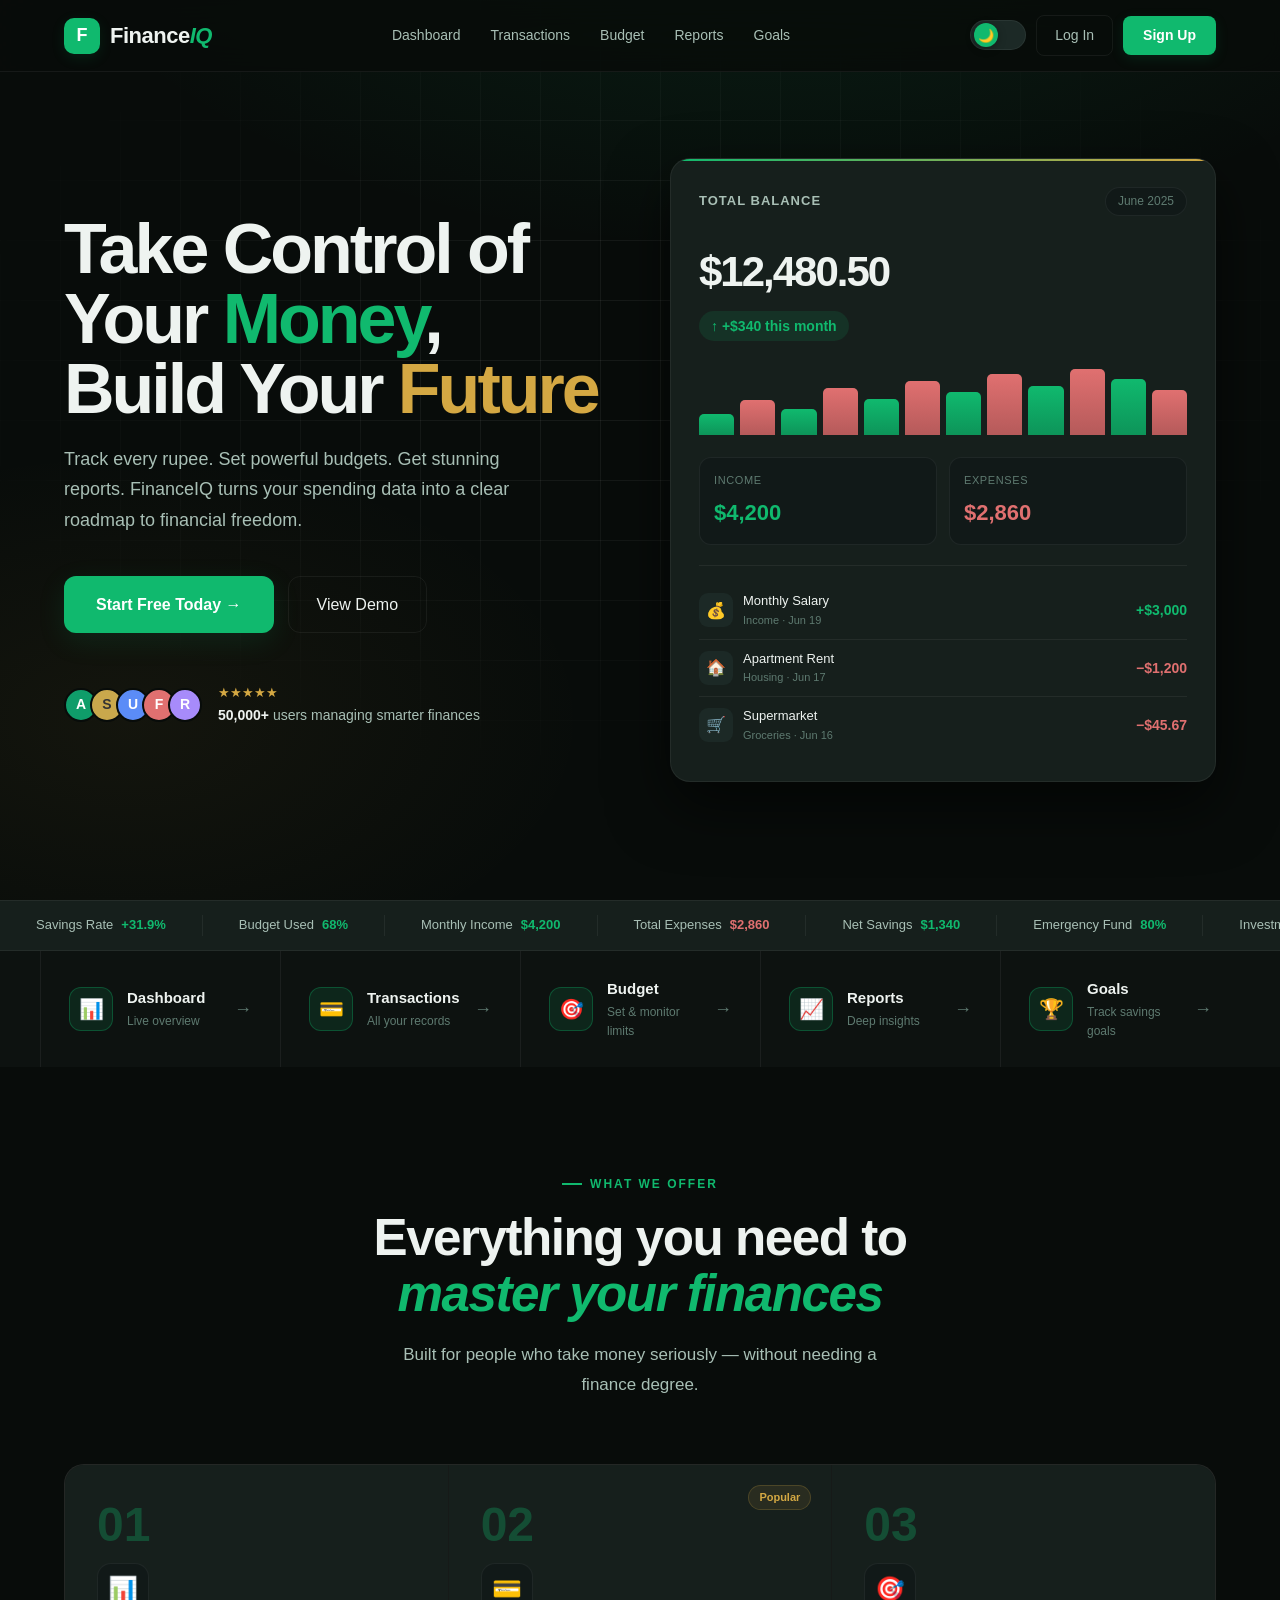
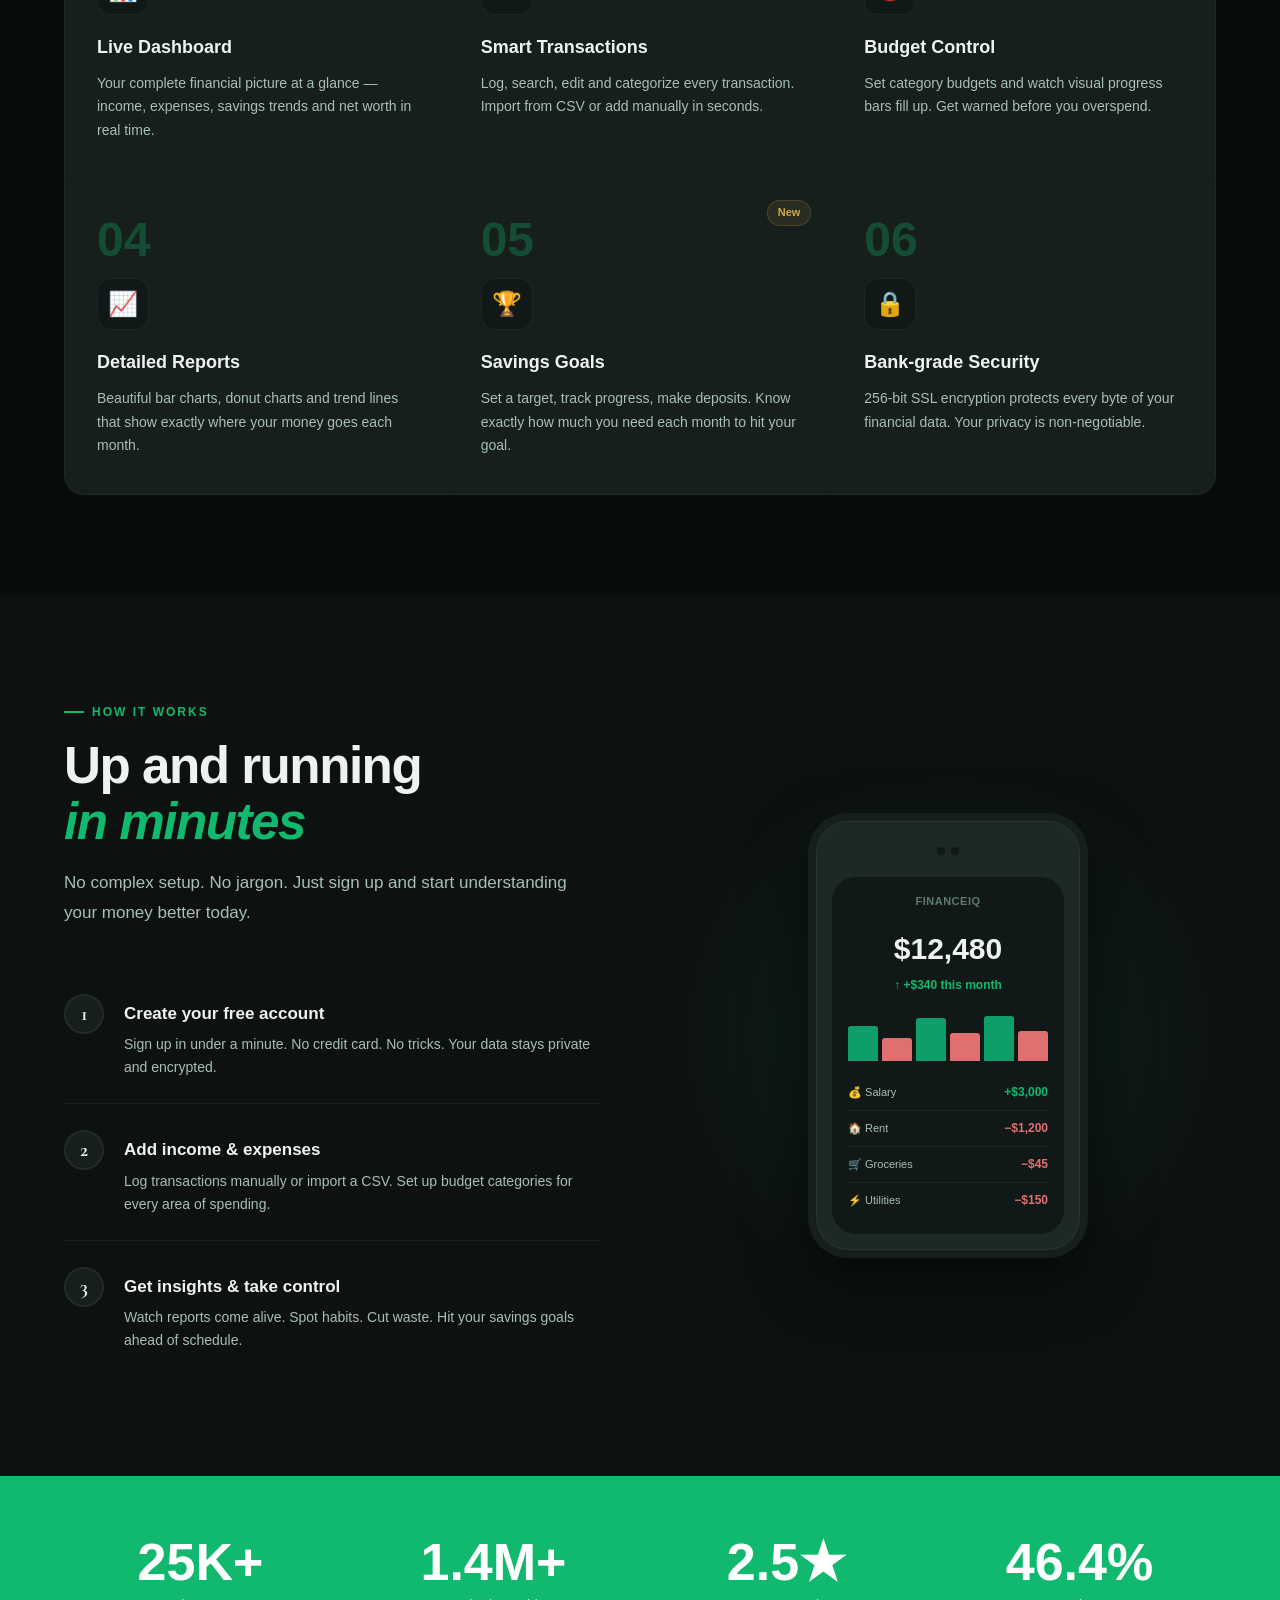
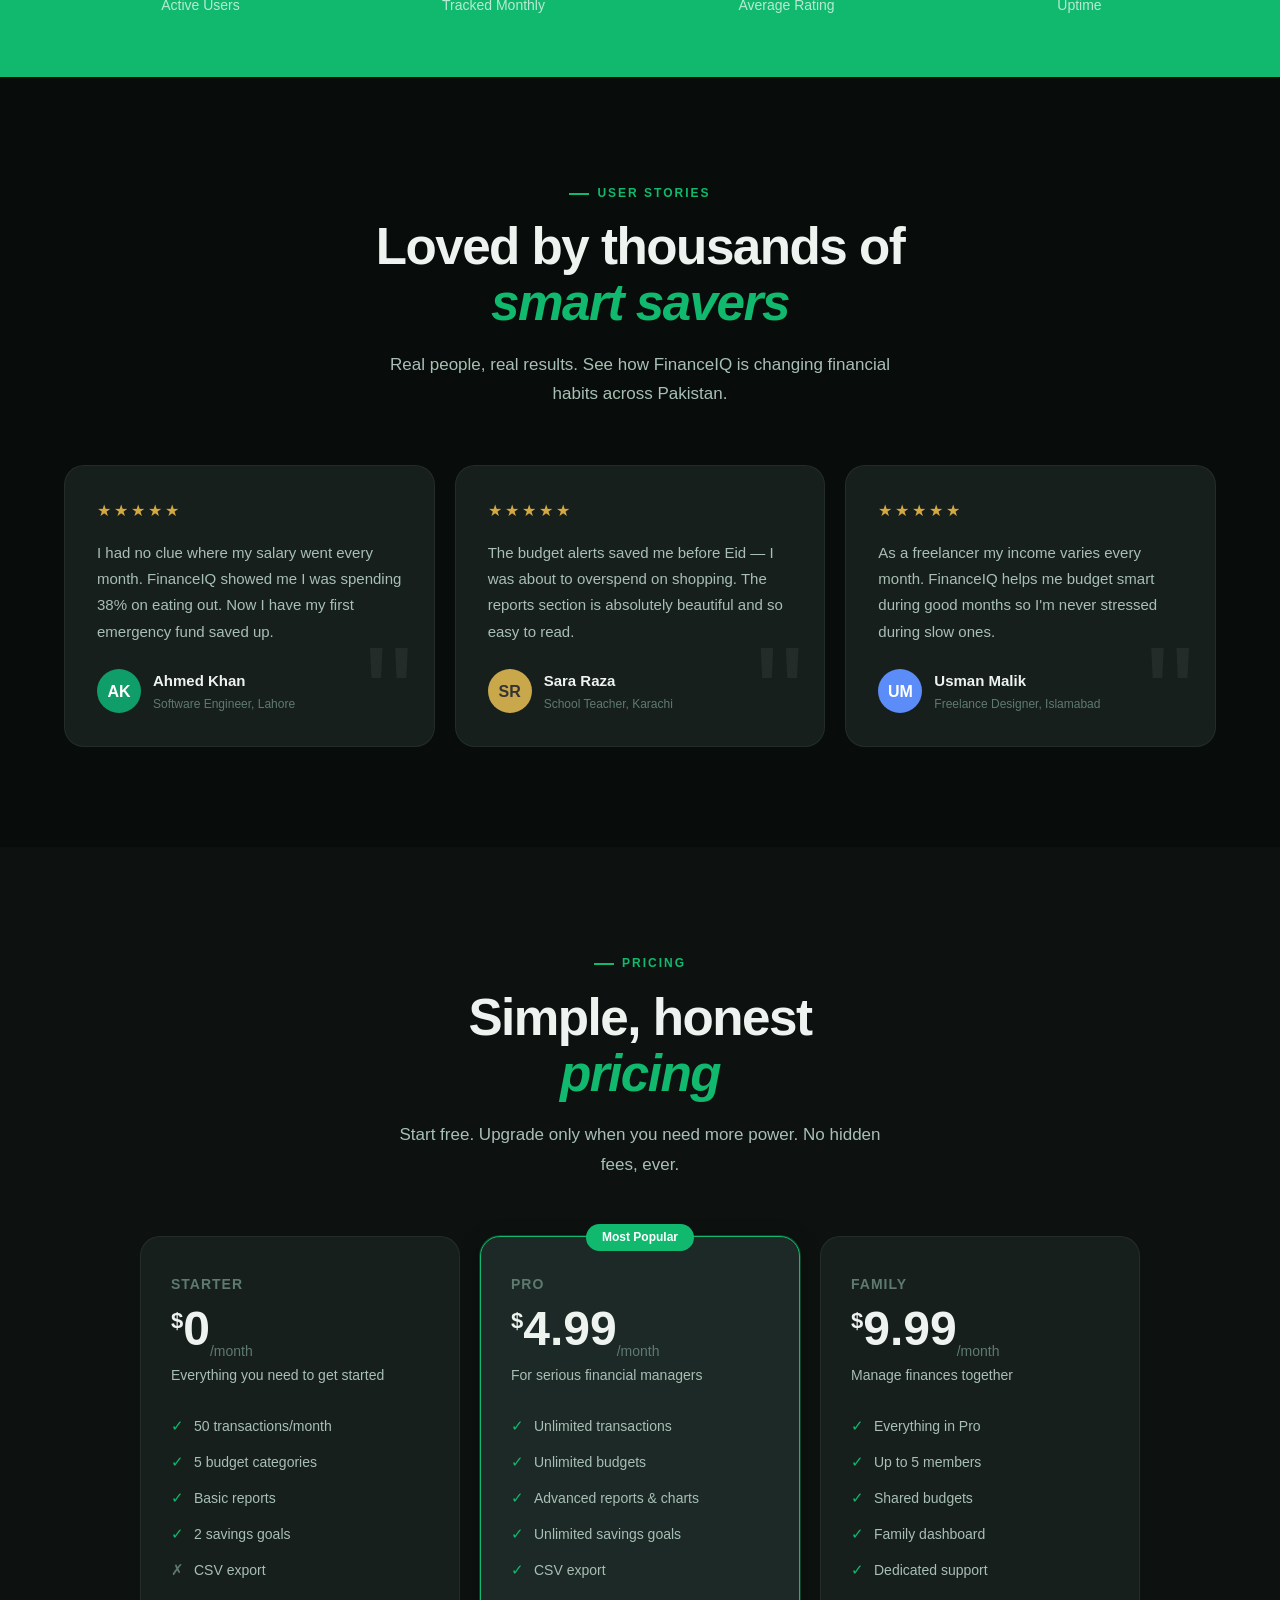
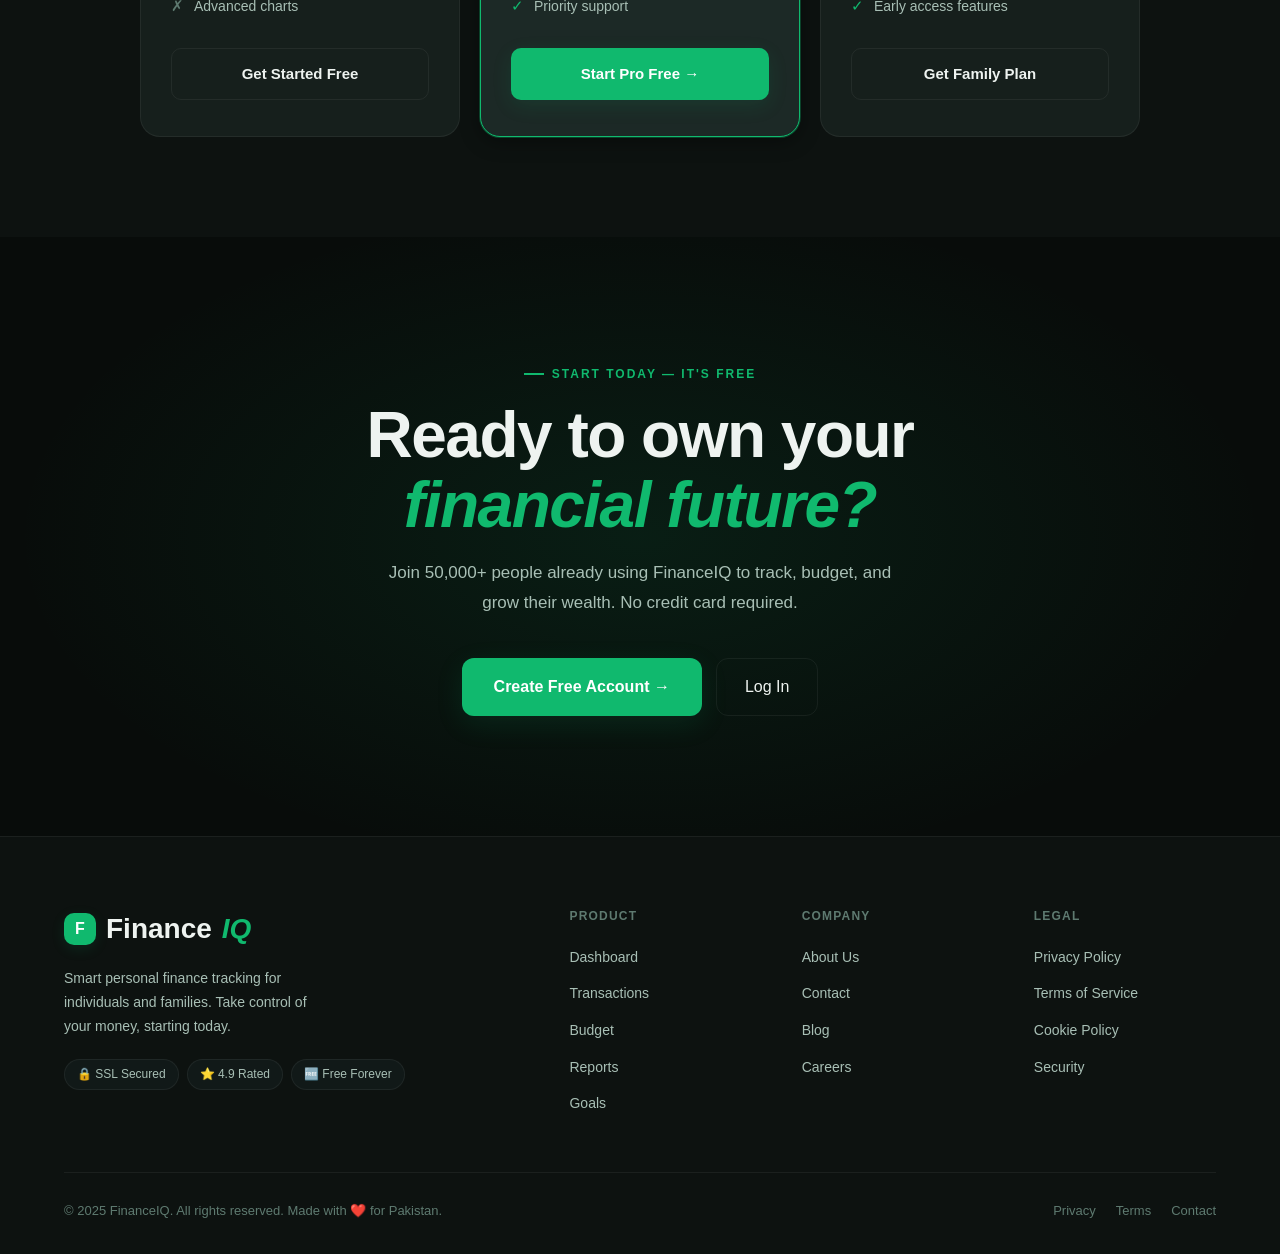
<file: index.html>
<!DOCTYPE html>
<html lang="en" data-theme="dark">
<head>
<meta charset="UTF-8"/>
<script src="theme.js"></script>
<meta name="viewport" content="width=device-width, initial-scale=1.0"/>
<title>FinanceIQ — Master Your Money</title>
<link rel="preconnect" href="https://fonts.googleapis.com"/>
<link rel="preconnect" href="https://fonts.gstatic.com" crossorigin/>
<link href="https://fonts.googleapis.com/css2?family=Cormorant+Garamond:ital,wght@0,400;0,600;0,700;1,400;1,600&family=Cabinet+Grotesk:wght@300;400;500;700;800&display=swap" rel="stylesheet"/>
<style>
:root { --transition-theme: background 0.4s ease, color 0.4s ease, border-color 0.4s ease; }

[data-theme="dark"] {
  --bg:#080c0a; --bg2:#0d1210; --bg3:#111918; --surface:#161f1c; --surface2:#1c2926;
  --border:rgba(255,255,255,0.06); --border2:rgba(16,185,110,0.3);
  --text:#eef3f0; --text2:#a8bfb5; --muted:#5e7a70;
  --green:#10b96e; --green2:#0d9459; --green-glow:rgba(16,185,110,0.12);
  --gold:#d4a843; --gold-dim:rgba(212,168,67,0.1);
  --shadow:0 24px 60px rgba(0,0,0,0.6); --shadow-sm:0 4px 20px rgba(0,0,0,0.4);
  --nav-bg:rgba(8,12,10,0.88);
}
[data-theme="light"] {
  --bg:#f5f7f5; --bg2:#eef1ee; --bg3:#e6ebe6; --surface:#ffffff; --surface2:#f0f4f1;
  --border:rgba(0,0,0,0.08); --border2:rgba(16,140,80,0.3);
  --text:#0f1a14; --text2:#3a5045; --muted:#7a9a88;
  --green:#0d8c55; --green2:#0a7044; --green-glow:rgba(13,140,85,0.1);
  --gold:#b8882a; --gold-dim:rgba(184,136,42,0.1);
  --shadow:0 24px 60px rgba(0,0,0,0.1); --shadow-sm:0 4px 20px rgba(0,0,0,0.07);
  --nav-bg:rgba(245,247,245,0.92);
}

*,*::before,*::after{box-sizing:border-box;margin:0;padding:0;}
html{scroll-behavior:smooth;}
body{font-family:'Poppins', sans-serif;background:var(--bg);color:var(--text);overflow-x:hidden;transition:var(--transition-theme);line-height:1.6;}
::-webkit-scrollbar{width:5px;}::-webkit-scrollbar-track{background:var(--bg);}::-webkit-scrollbar-thumb{background:var(--surface2);border-radius:99px;}

/* NAV */
.navbar{position:fixed;top:0;left:0;right:0;z-index:1000;display:flex;align-items:center;justify-content:space-between;padding:0 5%;height:72px;background:var(--nav-bg);backdrop-filter:blur(20px) saturate(1.5);border-bottom:1px solid var(--border);transition:var(--transition-theme),height 0.3s;}
.navbar.scrolled{height:62px;}
.nav-brand{display:flex;align-items:center;gap:10px;text-decoration:none;}
.nav-brand-mark{width:36px;height:36px;border-radius:10px;background:var(--green);display:grid;place-items:center;font-size:18px;color:#fff;font-weight:800;box-shadow:0 4px 14px var(--green-glow);}
.nav-brand-name{font-family:'Poppins', sans-serif;font-size:22px;font-weight:700;color:var(--text);letter-spacing:-0.5px;}
.nav-brand-name em{font-style:italic;color:var(--green);}
.nav-links{display:flex;align-items:center;gap:2px;list-style:none;}
.nav-links a{display:block;padding:7px 14px;border-radius:8px;color:var(--text2);text-decoration:none;font-size:14px;font-weight:500;transition:all 0.2s;}
.nav-links a:hover{color:var(--text);background:var(--surface2);}
.nav-actions{display:flex;align-items:center;gap:10px;}

.theme-toggle{width:56px;height:30px;border-radius:99px;background:var(--surface2);border:1px solid var(--border);cursor:pointer;position:relative;display:flex;align-items:center;padding:3px;flex-shrink:0;transition:background 0.3s;}
.toggle-knob{width:24px;height:24px;border-radius:50%;background:var(--green);display:grid;place-items:center;font-size:13px;transition:transform 0.35s cubic-bezier(.34,1.56,.64,1);transform:translateX(0);box-shadow:0 2px 8px rgba(0,0,0,0.3);}
[data-theme="light"] .toggle-knob{transform:translateX(26px);}
.toggle-knob::after{content:'🌙';}
[data-theme="light"] .toggle-knob::after{content:'☀️';}

.btn-ghost{padding:8px 18px;border-radius:8px;border:1px solid var(--border);background:transparent;color:var(--text2);font-family:'Cabinet Grotesk',sans-serif;font-size:14px;font-weight:500;cursor:pointer;text-decoration:none;transition:all 0.2s;}
.btn-ghost:hover{border-color:var(--border2);color:var(--text);background:var(--green-glow);}
.btn-solid{padding:8px 20px;border-radius:8px;border:none;background:var(--green);color:#fff;font-family:'Cabinet Grotesk',sans-serif;font-size:14px;font-weight:700;cursor:pointer;text-decoration:none;transition:all 0.2s;box-shadow:0 4px 14px var(--green-glow);}
.btn-solid:hover{background:var(--green2);transform:translateY(-1px);}
.hamburger{display:none;flex-direction:column;gap:5px;cursor:pointer;padding:6px;}
.hamburger span{width:22px;height:2px;background:var(--text);border-radius:2px;transition:all 0.3s;}

/* MOBILE NAV */
.mobile-nav{display:none;position:fixed;inset:0;z-index:999;background:var(--bg);padding:90px 5% 40px;flex-direction:column;gap:8px;}
.mobile-nav.open{display:flex;}
.mobile-nav a{display:block;padding:14px 16px;border-radius:10px;color:var(--text);text-decoration:none;font-size:17px;font-weight:600;border:1px solid var(--border);transition:all 0.2s;}
.mobile-nav a:hover{background:var(--surface);border-color:var(--border2);color:var(--green);}

/* HERO */
.hero{min-height:100vh;display:flex;align-items:center;padding:100px 5% 60px;position:relative;overflow:hidden;}
.hero-bg{position:absolute;inset:0;z-index:0;background:radial-gradient(ellipse 100% 80% at 60% -20%,rgba(16,185,110,0.14) 0%,transparent 60%),radial-gradient(ellipse 60% 50% at 10% 80%,rgba(212,168,67,0.06) 0%,transparent 60%),var(--bg);}
[data-theme="light"] .hero-bg{background:radial-gradient(ellipse 100% 80% at 60% -20%,rgba(13,140,85,0.1) 0%,transparent 60%),radial-gradient(ellipse 60% 50% at 10% 80%,rgba(212,168,67,0.07) 0%,transparent 60%),var(--bg);}
.hero-grid{position:absolute;inset:0;z-index:0;background-image:linear-gradient(var(--border) 1px,transparent 1px),linear-gradient(90deg,var(--border) 1px,transparent 1px);background-size:60px 60px;mask-image:radial-gradient(ellipse 70% 60% at 50% 40%,black 20%,transparent 80%);}
.hero-inner{position:relative;z-index:1;display:grid;grid-template-columns:1fr 1fr;gap:60px;align-items:center;max-width:1200px;margin:0 auto;width:100%;}

.hero-badge{display:inline-flex;align-items:center;gap:8px;padding:5px 14px 5px 6px;border-radius:99px;background:var(--green-glow);border:1px solid var(--border2);font-size:13px;font-weight:500;color:var(--green);margin-bottom:28px;animation:fadeUp 0.7s ease both;}
.hero-badge-dot{width:24px;height:24px;border-radius:50%;background:var(--green);color:#fff;display:grid;place-items:center;font-size:13px;}

.hero-h1{font-family:'Poppins', sans-serif;font-size:clamp(50px,6vw,70px);font-weight:600;line-height:1.0;letter-spacing:-3px;color:var(--text);margin-bottom:20px;animation:fadeUp 0.7s 0.1s ease both;}
.hero-h1 .green{color:var(--green);}
.hero-h1 .gold{color:var(--gold);}

.hero-desc{font-size:18px;color:var(--text2);line-height:1.7;max-width:480px;margin-bottom:40px;font-weight:400;animation:fadeUp 0.7s 0.2s ease both;}
.hero-cta{display:flex;gap:14px;flex-wrap:wrap;margin-bottom:50px;animation:fadeUp 0.7s 0.3s ease both;}

.btn-hero-p{padding:15px 32px;border-radius:12px;border:none;background:var(--green);color:#fff;font-family:'Poppins', sans-serif;font-size:16px;font-weight:700;cursor:pointer;text-decoration:none;display:inline-flex;align-items:center;gap:8px;transition:all 0.25s;box-shadow:0 8px 28px var(--green-glow);}
.btn-hero-p:hover{background:var(--green2);transform:translateY(-2px);box-shadow:0 14px 36px var(--green-glow);}
.btn-hero-s{padding:15px 28px;border-radius:12px;border:1px solid var(--border);background:transparent;color:var(--text);font-family:'Poppins', sans-serif;font-size:16px;font-weight:500;cursor:pointer;text-decoration:none;display:inline-flex;align-items:center;gap:8px;transition:all 0.25s;}
.btn-hero-s:hover{border-color:var(--border2);background:var(--green-glow);}

.hero-proof{display:flex;align-items:center;gap:16px;animation:fadeUp 0.7s 0.4s ease both;}
.hero-avatars{display:flex;}
.hero-avatars span{width:34px;height:34px;border-radius:50%;border:2px solid var(--bg);margin-left:-8px;display:grid;place-items:center;font-size:14px;font-weight:700;color:#fff;}
.hero-avatars span:first-child{margin-left:0;}
.proof-text{font-size:14px;color:var(--text2);}
.proof-text strong{color:var(--text);}
.proof-stars{color:var(--gold);font-size:13px;}

/* HERO CARD */
.hero-visual{position:relative;animation:fadeUp 0.8s 0.3s ease both;}
.hero-card-main{background:var(--surface);border:1px solid var(--border);border-radius:20px;padding:28px;box-shadow:var(--shadow);position:relative;overflow:hidden;}
.hero-card-main::before{content:'';position:absolute;top:0;left:0;right:0;height:2px;background:linear-gradient(90deg,var(--green),var(--gold),var(--green));background-size:200% 100%;animation:shimmer 3s linear infinite;}
@keyframes shimmer{0%{background-position:200% 0}100%{background-position:-200% 0}}

.hc-top{display:flex;justify-content:space-between;align-items:center;margin-bottom:22px;}
.hc-title{font-size:13px;font-weight:700;color:var(--text2);text-transform:uppercase;letter-spacing:1px;}
.hc-period{font-size:12px;color:var(--muted);background:var(--bg3);padding:4px 12px;border-radius:99px;border:1px solid var(--border);}
.hc-balance{font-family:'Poppins', sans-serif;font-size:42px;font-weight:700;color:var(--text);letter-spacing:-2px;margin-bottom:6px;}
.hc-change{display:inline-flex;align-items:center;gap:6px;font-size:14px;font-weight:700;color:var(--green);background:var(--green-glow);padding:4px 12px;border-radius:99px;margin-bottom:24px;}
.hc-bars{display:flex;align-items:flex-end;gap:6px;height:70px;margin-bottom:22px;}
.hc-bar{flex:1;border-radius:5px 5px 0 0;cursor:pointer;transition:opacity 0.2s;}
.hc-bar:hover{opacity:0.75;}
.hc-bar-inc{background:linear-gradient(to top,var(--green2),var(--green));}
.hc-bar-exp{background:linear-gradient(to top,#b55a5a,#e07070);}
.hc-row{display:grid;grid-template-columns:1fr 1fr;gap:12px;margin-bottom:20px;}
.hc-mini{background:var(--bg3);border-radius:12px;padding:14px;border:1px solid var(--border);}
.hc-mini-lbl{font-size:11px;color:var(--muted);text-transform:uppercase;letter-spacing:0.6px;margin-bottom:5px;}
.hc-mini-val{font-family:'Poppins', sans-serif;font-size:22px;font-weight:700;}
.hc-txs{border-top:1px solid var(--border);padding-top:16px;}
.hc-tx{display:flex;align-items:center;justify-content:space-between;padding:9px 0;border-bottom:1px solid var(--border);}
.hc-tx:last-child{border-bottom:none;}
.hc-tx-left{display:flex;align-items:center;gap:10px;}
.hc-tx-icon{width:34px;height:34px;border-radius:9px;background:var(--surface2);display:grid;place-items:center;font-size:16px;}
.hc-tx-name{font-size:13px;font-weight:500;color:var(--text);}
.hc-tx-cat{font-size:11px;color:var(--muted);}
.hc-tx-amt{font-size:14px;font-weight:700;}

/* FLOAT CARDS */
.float-card{position:absolute;background:var(--surface);border:1px solid var(--border);border-radius:14px;padding:14px 16px;box-shadow:var(--shadow-sm);animation:float 4s ease-in-out infinite;}
@keyframes float{0%,100%{transform:translateY(0)}50%{transform:translateY(-8px)}}
.float-card-1{top:-20px;right:-20px;min-width:140px;animation-delay:0s;}
.float-card-2{bottom:40px;left:-30px;min-width:150px;animation-delay:1.5s;}
.fc-lbl{font-size:11px;color:var(--muted);margin-bottom:4px;}
.fc-val{font-size:18px;font-weight:800;color:var(--green);}
.fc-sub{font-size:11px;color:var(--text2);margin-top:2px;}

/* TICKER */
.ticker{background:var(--surface);border-top:1px solid var(--border);border-bottom:1px solid var(--border);padding:14px 0;overflow:hidden;}
.ticker-inner{display:flex;gap:0;animation:ticker 28s linear infinite;width:max-content;}
@keyframes ticker{0%{transform:translateX(0)}100%{transform:translateX(-50%)}}
.ticker-item{display:flex;align-items:center;gap:8px;padding:0 36px;white-space:nowrap;font-size:13px;font-weight:500;color:var(--text2);border-right:1px solid var(--border);}
.ticker-item .ti-val{font-weight:700;}
.ticker-item .ti-up{color:var(--green);}
.ticker-item .ti-dn{color:#e07070;}

/* QUICK NAV */
.quick-nav{background:var(--bg2);}
.quick-nav-inner{display:flex;max-width:1200px;margin:0 auto;border-left:1px solid var(--border);}
.qn-item{flex:1;display:flex;align-items:center;gap:14px;padding:26px 28px;text-decoration:none;color:var(--text);border-right:1px solid var(--border);transition:all 0.25s;position:relative;overflow:hidden;}
.qn-item::after{content:'';position:absolute;bottom:0;left:0;right:0;height:2px;background:var(--green);transform:scaleX(0);transition:transform 0.3s;}
.qn-item:hover::after{transform:scaleX(1);}
.qn-item:hover{background:var(--surface);}
.qn-icon{width:44px;height:44px;border-radius:12px;background:var(--green-glow);border:1px solid var(--border2);display:grid;place-items:center;font-size:20px;flex-shrink:0;}
.qn-label{font-size:15px;font-weight:700;margin-bottom:2px;}
.qn-desc{font-size:12px;color:var(--muted);}
.qn-arrow{margin-left:auto;color:var(--muted);font-size:18px;transition:transform 0.2s;}
.qn-item:hover .qn-arrow{transform:translateX(4px);color:var(--green);}

/* SECTIONS */
section{padding:100px 5%;}
.container{max-width:1200px;margin:0 auto;}
.sec-eyebrow{display:inline-flex;align-items:center;gap:8px;font-size:12px;font-weight:700;text-transform:uppercase;letter-spacing:2px;color:var(--green);margin-bottom:16px;}
.sec-eyebrow::before{content:'';width:20px;height:2px;background:var(--green);}
.sec-title{font-family:'Poppins', sans-serif;font-size:clamp(34px,4vw,54px);font-weight:700;line-height:1.1;letter-spacing:-1.5px;color:var(--text);margin-bottom:18px;}
.sec-title em{font-style:italic;color:var(--green);}
.sec-desc{font-size:17px;color:var(--text2);line-height:1.75;max-width:520px;}

/* FEATURES */
.features-sec{background:var(--bg);}
.features-head{text-align:center;margin-bottom:64px;}
.features-head .sec-desc{margin:0 auto;}
.features-grid{display:grid;grid-template-columns:repeat(3,1fr);gap:1px;background:var(--border);border:1px solid var(--border);border-radius:20px;overflow:hidden;}
.feat-card{background:var(--surface);padding:36px 32px;transition:all 0.3s;position:relative;overflow:hidden;cursor:default;}
.feat-card::before{content:'';position:absolute;top:0;left:0;right:0;bottom:0;background:var(--green-glow);opacity:0;transition:opacity 0.3s;}
.feat-card:hover::before{opacity:1;}
.feat-card:hover{background:var(--surface2);}
.feat-num{font-family:'Poppins', sans-serif;font-size:48px;font-weight:700;color:var(--border2);line-height:1;margin-bottom:14px;transition:color 0.3s;}
.feat-card:hover .feat-num{color:var(--green);}
.feat-icon-wrap{width:52px;height:52px;border-radius:14px;background:var(--bg3);border:1px solid var(--border);display:grid;place-items:center;font-size:24px;margin-bottom:18px;transition:all 0.3s;}
.feat-card:hover .feat-icon-wrap{background:var(--green-glow);border-color:var(--border2);}
.feat-title{font-size:18px;font-weight:700;color:var(--text);margin-bottom:10px;}
.feat-desc{font-size:14px;color:var(--text2);line-height:1.7;}
.feat-tag{position:absolute;top:20px;right:20px;font-size:11px;font-weight:700;padding:3px 10px;border-radius:99px;background:var(--gold-dim);color:var(--gold);border:1px solid rgba(212,168,67,0.2);}

/* HOW IT WORKS */
.how-sec{background:var(--bg2);}
.how-inner{display:grid;grid-template-columns:1fr 1fr;gap:80px;align-items:center;max-width:1200px;margin:0 auto;}
.steps-list{margin-top:40px;display:flex;flex-direction:column;}
.step-item{display:flex;gap:20px;padding:24px 0;border-bottom:1px solid var(--border);transition:all 0.2s;cursor:default;}
.step-item:last-child{border-bottom:none;}
.step-item:hover{padding-left:6px;}
.step-num{width:40px;height:40px;border-radius:50%;background:var(--surface);border:2px solid var(--border);display:grid;place-items:center;font-family:'Cormorant Garamond',serif;font-size:20px;font-weight:700;color:var(--text);transition:all 0.3s;flex-shrink:0;margin-top:2px;}
.step-item:hover .step-num{background:var(--green);border-color:var(--green);color:#fff;}
.step-title{font-size:17px;font-weight:700;color:var(--text);margin-bottom:6px;margin-top:8px;}
.step-desc{font-size:14px;color:var(--text2);line-height:1.65;}

/* PHONE */
.phone-wrap{position:relative;display:flex;justify-content:center;}
.phone-outer{width:280px;background:var(--surface2);border-radius:40px;border:8px solid var(--surface);box-shadow:var(--shadow),inset 0 0 0 1px var(--border);padding:16px;overflow:hidden;position:relative;}
.phone-notch{width:80px;height:28px;background:var(--surface2);border-radius:0 0 18px 18px;margin:0 auto 12px;display:flex;align-items:center;justify-content:center;gap:6px;}
.phone-cam{width:8px;height:8px;border-radius:50%;background:var(--bg3);}
.phone-screen{background:var(--bg3);border-radius:24px;padding:16px;}
.ps-header{font-size:11px;color:var(--muted);text-align:center;margin-bottom:14px;font-weight:600;text-transform:uppercase;letter-spacing:0.5px;}
.ps-balance{font-family:'Poppins', sans-serif;font-size:30px;font-weight:700;text-align:center;color:var(--text);margin-bottom:3px;}
.ps-change{text-align:center;font-size:12px;color:var(--green);font-weight:700;margin-bottom:16px;}
.ps-bars{display:flex;align-items:flex-end;gap:4px;height:50px;margin-bottom:14px;}
.ps-tx{display:flex;justify-content:space-between;align-items:center;padding:8px 0;border-bottom:1px solid var(--border);}
.ps-tx:last-child{border-bottom:none;}
.ps-tx span{font-size:11px;color:var(--text2);}
.ps-tx strong{font-size:12px;font-weight:700;}
.phone-glow{position:absolute;inset:-30px;z-index:-1;background:radial-gradient(circle,rgba(16,185,110,0.12) 0%,transparent 70%);border-radius:50%;}

/* STATS */
.stats-strip{background:var(--green);padding:60px 5%;}
.stats-strip-inner{display:grid;grid-template-columns:repeat(4,1fr);gap:20px;max-width:1200px;margin:0 auto;text-align:center;}
.ss-num{font-family:'Poppins', sans-serif;font-size:52px;font-weight:700;color:#fff;line-height:1;margin-bottom:6px;}
.ss-label{font-size:14px;color:rgba(255,255,255,0.7);font-weight:500;}

/* TESTIMONIALS */
.testi-sec{background:var(--bg);}
.testi-head{text-align:center;margin-bottom:56px;}
.testi-head .sec-desc{margin:0 auto;}
.testi-grid{display:grid;grid-template-columns:repeat(3,1fr);gap:20px;max-width:1200px;margin:0 auto;}
.testi-card{background:var(--surface);border:1px solid var(--border);border-radius:20px;padding:32px;transition:all 0.3s;position:relative;overflow:hidden;}
.testi-card::after{content:'"';position:absolute;bottom:-20px;right:20px;font-family:'Poppins', sans-serif;font-size:140px;line-height:1;color:var(--border);pointer-events:none;}
.testi-card:hover{transform:translateY(-4px);border-color:var(--border2);box-shadow:var(--shadow-sm);}
.testi-stars{display:flex;gap:3px;margin-bottom:16px;}
.testi-stars span{color:var(--gold);font-size:16px;}
.testi-quote{font-size:15px;color:var(--text2);line-height:1.75;margin-bottom:24px;position:relative;z-index:1;}
.testi-author{display:flex;align-items:center;gap:12px;}
.testi-av{width:44px;height:44px;border-radius:50%;display:grid;place-items:center;font-size:16px;font-weight:800;color:#fff;flex-shrink:0;}
.testi-name{font-size:15px;font-weight:700;color:var(--text);}
.testi-role{font-size:12px;color:var(--muted);margin-top:2px;}

/* PLANS */
.plans-sec{background:var(--bg2);}
.plans-head{text-align:center;margin-bottom:56px;}
.plans-head .sec-desc{margin:0 auto;}
.plans-grid{display:grid;grid-template-columns:repeat(3,1fr);gap:20px;max-width:1000px;margin:0 auto;}
.plan-card{background:var(--surface);border:1px solid var(--border);border-radius:20px;padding:36px 30px;transition:all 0.3s;position:relative;}
.plan-card.featured{border-color:var(--green);background:var(--surface2);box-shadow:0 0 0 1px var(--border2),var(--shadow-sm);}
.plan-popular{position:absolute;top:-13px;left:50%;transform:translateX(-50%);background:var(--green);color:#fff;font-size:12px;font-weight:700;padding:4px 16px;border-radius:99px;white-space:nowrap;}
.plan-name{font-size:14px;font-weight:700;color:var(--muted);text-transform:uppercase;letter-spacing:1px;margin-bottom:10px;}
.plan-price{font-family:'Poppins', sans-serif;font-size:48px;font-weight:700;color:var(--text);line-height:1;margin-bottom:6px;}
.plan-price sup{font-size:22px;vertical-align:super;}
.plan-price sub{font-family:'Poppins', sans-serif;font-size:14px;color:var(--muted);font-weight:400;}
.plan-desc{font-size:14px;color:var(--text2);margin-bottom:28px;}
.plan-features{display:flex;flex-direction:column;gap:12px;margin-bottom:30px;}
.plan-feat{display:flex;align-items:center;gap:10px;font-size:14px;color:var(--text2);}
.pf-check{color:var(--green);font-size:15px;flex-shrink:0;}
.pf-x{color:var(--muted);font-size:15px;flex-shrink:0;}
.btn-plan{width:100%;padding:13px;border-radius:10px;font-family:'Poppins', sans-serif;font-size:15px;font-weight:700;cursor:pointer;text-decoration:none;display:flex;align-items:center;justify-content:center;transition:all 0.2s;border:1px solid var(--border);background:transparent;color:var(--text);}
.btn-plan:hover{border-color:var(--border2);background:var(--green-glow);}
.btn-plan.fp{background:var(--green);color:#fff;border-color:transparent;box-shadow:0 6px 20px var(--green-glow);}
.btn-plan.fp:hover{background:var(--green2);}

/* CTA FINAL */
.cta-final{background:var(--bg);padding:120px 5%;text-align:center;position:relative;overflow:hidden;}
.cta-final-bg{position:absolute;inset:0;background:radial-gradient(ellipse 70% 80% at 50% 50%,rgba(16,185,110,0.1) 0%,transparent 70%);pointer-events:none;}
.cta-final-inner{position:relative;z-index:1;max-width:680px;margin:0 auto;}
.cta-final .sec-title{font-size:clamp(40px,5vw,64px);}
.cta-final .sec-desc{margin:0 auto 40px;text-align:center;}
.cta-actions{display:flex;gap:14px;justify-content:center;flex-wrap:wrap;}

/* FOOTER */
footer{background:var(--bg2);border-top:1px solid var(--border);padding:70px 5% 32px;}
.footer-inner{max-width:1200px;margin:0 auto;}
.footer-top{display:grid;grid-template-columns:2.5fr 1fr 1fr 1fr;gap:50px;margin-bottom:56px;}
.footer-logo{font-family:'Poppins', sans-serif;font-size:28px;font-weight:700;color:var(--text);display:flex;align-items:center;gap:10px;margin-bottom:16px;text-decoration:none;}
.footer-logo em{font-style:italic;color:var(--green);}
.footer-tagline{font-size:14px;color:var(--text2);line-height:1.7;max-width:260px;}
.footer-badges{display:flex;gap:8px;margin-top:20px;flex-wrap:wrap;}
.footer-badge{display:flex;align-items:center;gap:6px;padding:5px 12px;border-radius:99px;background:var(--bg3);border:1px solid var(--border);font-size:12px;color:var(--text2);}
.footer-col h4{font-size:12px;font-weight:700;text-transform:uppercase;letter-spacing:1.2px;color:var(--muted);margin-bottom:18px;}
.footer-col ul{list-style:none;display:flex;flex-direction:column;gap:11px;}
.footer-col ul li a{font-size:14px;color:var(--text2);text-decoration:none;transition:color 0.2s;}
.footer-col ul li a:hover{color:var(--green);}
.footer-bottom{display:flex;justify-content:space-between;align-items:center;padding-top:28px;border-top:1px solid var(--border);flex-wrap:wrap;gap:12px;}
.footer-copy{font-size:13px;color:var(--muted);}
.footer-links{display:flex;gap:20px;}
.footer-links a{font-size:13px;color:var(--muted);text-decoration:none;}
.footer-links a:hover{color:var(--green);}

/* ANIMATIONS */
@keyframes fadeUp{from{opacity:0;transform:translateY(28px)}to{opacity:1;transform:translateY(0)}}
.reveal{opacity:0;transform:translateY(30px);transition:opacity 0.7s ease,transform 0.7s ease;}
.reveal.visible{opacity:1;transform:translateY(0);}
.d1{transition-delay:0.1s;} .d2{transition-delay:0.2s;} .d3{transition-delay:0.3s;}

/* RESPONSIVE */
@media(max-width:1024px){.features-grid{grid-template-columns:repeat(2,1fr);}.testi-grid{grid-template-columns:repeat(2,1fr);}.plans-grid{grid-template-columns:1fr;max-width:420px;}.footer-top{grid-template-columns:1fr 1fr;}}
@media(max-width:800px){.hero-inner{grid-template-columns:1fr;}.hero-visual{display:none;}.how-inner{grid-template-columns:1fr;}.phone-wrap{display:none;}.stats-strip-inner{grid-template-columns:1fr 1fr;}.quick-nav-inner{flex-wrap:wrap;}.qn-item{flex:1 0 45%;border-bottom:1px solid var(--border);}.nav-links{display:none;}.hamburger{display:flex;}.btn-ghost{display:none;}}
@media(max-width:600px){.features-grid{grid-template-columns:1fr;}.testi-grid{grid-template-columns:1fr;}.footer-top{grid-template-columns:1fr;}.qn-item{flex:1 0 100%;}.stats-strip-inner{grid-template-columns:1fr 1fr;}section{padding:70px 5%;}}
</style>
</head>
<body>

<div class="mobile-nav" id="mobileNav">
  <a href="dashboard.html">📊 Dashboard</a>
  <a href="transaction.html">💳 Transactions</a>
  <a href="budget.html">🎯 Budget</a>
  <a href="report.html">📈 Reports</a>
  <a href="goals.html">🏆 Goals</a>
  <a href="login.html" style="margin-top:10px">Log In</a>
  <a href="signup.html" style="background:var(--green);color:#fff;border-color:var(--green)">Sign Up Free</a>
</div>

<nav class="navbar" id="navbar">
  <a href="index.html" class="nav-brand">
    <div class="nav-brand-mark">F</div>
    <div class="nav-brand-name">Finance<em>IQ</em></div>
  </a>
  <ul class="nav-links">
    <li><a href="dashboard.html">Dashboard</a></li>
    <li><a href="transactions.html">Transactions</a></li>
    <li><a href="budget.html">Budget</a></li>
    <li><a href="reports.html">Reports</a></li>
    <li><a href="goals.html">Goals</a></li>
  </ul>
  <div class="nav-actions">
    <button class="theme-toggle" id="themeToggle" aria-label="Toggle theme">
      <div class="toggle-knob"></div>
    </button>
    <a href="login.html" class="btn-ghost">Log In</a>
    <a href="signup.html" class="btn-solid">Sign Up</a>
    <div class="hamburger" id="hamburger" onclick="toggleMob()">
      <span></span><span></span><span></span>
    </div>
  </div>
</nav>

<!-- HERO -->
<section class="hero">
  <div class="hero-bg"></div>
  <div class="hero-grid"></div>
  <div class="hero-inner">
    <div class="hero-content">
      
      <h1 class="hero-h1">Take Control of<br/>Your <span class="green">Money</span>,<br/>Build Your <span class="gold">Future</span></h1>
      <p class="hero-desc">Track every rupee. Set powerful budgets. Get stunning reports. FinanceIQ turns your spending data into a clear roadmap to financial freedom.</p>
      <div class="hero-cta">
        <a href="signup.html" class="btn-hero-p">Start Free Today →</a>
        <a href="dashboard.html" class="btn-hero-s">View Demo</a>
      </div>
      <div class="hero-proof">
        <div class="hero-avatars">
          <span style="background:#0f9d6a">A</span>
          <span style="background:#c9a84c;color:#333">S</span>
          <span style="background:#5b8cf7">U</span>
          <span style="background:#e07070">F</span>
          <span style="background:#a78bfa">R</span>
        </div>
        <div>
          <div class="proof-stars">★★★★★</div>
          <div class="proof-text"><strong>50,000+</strong> users managing smarter finances</div>
        </div>
      </div>
    </div>
    
      <div class="hero-card-main">
        <div class="hc-top">
          <div class="hc-title">Total Balance</div>
          <div class="hc-period">June 2025</div>
        </div>
        <div class="hc-balance">$12,480.50</div>
        <div class="hc-change">↑ +$340 this month</div>
        <div class="hc-bars" id="heroBars"></div>
        <div class="hc-row">
          <div class="hc-mini"><div class="hc-mini-lbl">Income</div><div class="hc-mini-val" style="color:var(--green)">$4,200</div></div>
          <div class="hc-mini"><div class="hc-mini-lbl">Expenses</div><div class="hc-mini-val" style="color:#e07070">$2,860</div></div>
        </div>
        <div class="hc-txs">
          <div class="hc-tx"><div class="hc-tx-left"><div class="hc-tx-icon">💰</div><div><div class="hc-tx-name">Monthly Salary</div><div class="hc-tx-cat">Income · Jun 19</div></div></div><div class="hc-tx-amt" style="color:var(--green)">+$3,000</div></div>
          <div class="hc-tx"><div class="hc-tx-left"><div class="hc-tx-icon">🏠</div><div><div class="hc-tx-name">Apartment Rent</div><div class="hc-tx-cat">Housing · Jun 17</div></div></div><div class="hc-tx-amt" style="color:#e07070">−$1,200</div></div>
          <div class="hc-tx"><div class="hc-tx-left"><div class="hc-tx-icon">🛒</div><div><div class="hc-tx-name">Supermarket</div><div class="hc-tx-cat">Groceries · Jun 16</div></div></div><div class="hc-tx-amt" style="color:#e07070">−$45.67</div></div>
        </div>
      </div>
    </div>
  </div>
</section>

<!-- TICKER -->
<div class="ticker"><div class="ticker-inner" id="tickerEl"></div></div>

<!-- QUICK NAV -->
<div class="quick-nav">
  <div class="quick-nav-inner">
    <a href="dashboard.html" class="qn-item"><div class="qn-icon">📊</div><div><div class="qn-label">Dashboard</div><div class="qn-desc">Live overview</div></div><div class="qn-arrow">→</div></a>
    <a href="transactions.html" class="qn-item"><div class="qn-icon">💳</div><div><div class="qn-label">Transactions</div><div class="qn-desc">All your records</div></div><div class="qn-arrow">→</div></a>
    <a href="budget.html" class="qn-item"><div class="qn-icon">🎯</div><div><div class="qn-label">Budget</div><div class="qn-desc">Set & monitor limits</div></div><div class="qn-arrow">→</div></a>
    <a href="reports.html" class="qn-item"><div class="qn-icon">📈</div><div><div class="qn-label">Reports</div><div class="qn-desc">Deep insights</div></div><div class="qn-arrow">→</div></a>
    <a href="goals.html" class="qn-item" style="border-right:none"><div class="qn-icon">🏆</div><div><div class="qn-label">Goals</div><div class="qn-desc">Track savings goals</div></div><div class="qn-arrow">→</div></a>
  </div>
</div>

<!-- FEATURES -->
<section class="features-sec">
  <div class="container">
    <div class="features-head reveal">
      <div class="sec-eyebrow">What We Offer</div>
      <div class="sec-title">Everything you need to<br/><em>master your finances</em></div>
      <p class="sec-desc">Built for people who take money seriously — without needing a finance degree.</p>
    </div>
    <div class="features-grid">
      <div class="feat-card reveal"><div class="feat-num">01</div><div class="feat-icon-wrap">📊</div><div class="feat-title">Live Dashboard</div><p class="feat-desc">Your complete financial picture at a glance — income, expenses, savings trends and net worth in real time.</p></div>
      <div class="feat-card reveal d1"><div class="feat-tag">Popular</div><div class="feat-num">02</div><div class="feat-icon-wrap">💳</div><div class="feat-title">Smart Transactions</div><p class="feat-desc">Log, search, edit and categorize every transaction. Import from CSV or add manually in seconds.</p></div>
      <div class="feat-card reveal d2"><div class="feat-num">03</div><div class="feat-icon-wrap">🎯</div><div class="feat-title">Budget Control</div><p class="feat-desc">Set category budgets and watch visual progress bars fill up. Get warned before you overspend.</p></div>
      <div class="feat-card reveal"><div class="feat-num">04</div><div class="feat-icon-wrap">📈</div><div class="feat-title">Detailed Reports</div><p class="feat-desc">Beautiful bar charts, donut charts and trend lines that show exactly where your money goes each month.</p></div>
      <div class="feat-card reveal d1"><div class="feat-tag">New</div><div class="feat-num">05</div><div class="feat-icon-wrap">🏆</div><div class="feat-title">Savings Goals</div><p class="feat-desc">Set a target, track progress, make deposits. Know exactly how much you need each month to hit your goal.</p></div>
      <div class="feat-card reveal d2"><div class="feat-num">06</div><div class="feat-icon-wrap">🔒</div><div class="feat-title">Bank-grade Security</div><p class="feat-desc">256-bit SSL encryption protects every byte of your financial data. Your privacy is non-negotiable.</p></div>
    </div>
  </div>
</section>

<!-- HOW IT WORKS -->
<section class="how-sec">
  <div class="how-inner container">
    <div>
      <div class="sec-eyebrow reveal">How It Works</div>
      <div class="sec-title reveal">Up and running<br/><em>in minutes</em></div>
      <p class="sec-desc reveal">No complex setup. No jargon. Just sign up and start understanding your money better today.</p>
      <div class="steps-list">
        <div class="step-item reveal"><div class="step-num">1</div><div><div class="step-title">Create your free account</div><div class="step-desc">Sign up in under a minute. No credit card. No tricks. Your data stays private and encrypted.</div></div></div>
        <div class="step-item reveal d1"><div class="step-num">2</div><div><div class="step-title">Add income & expenses</div><div class="step-desc">Log transactions manually or import a CSV. Set up budget categories for every area of spending.</div></div></div>
        <div class="step-item reveal d2"><div class="step-num">3</div><div><div class="step-title">Get insights & take control</div><div class="step-desc">Watch reports come alive. Spot habits. Cut waste. Hit your savings goals ahead of schedule.</div></div></div>
      </div>
    </div>
    <div class="phone-wrap reveal">
      <div class="phone-glow"></div>
      <div class="phone-outer">
        <div class="phone-notch"><div class="phone-cam"></div><div class="phone-cam"></div></div>
        <div class="phone-screen">
          <div class="ps-header">FinanceIQ</div>
          <div class="ps-balance">$12,480</div>
          <div class="ps-change">↑ +$340 this month</div>
          <div class="ps-bars" id="phoneBars"></div>
          <div class="ps-tx"><span>💰 Salary</span><strong style="color:var(--green)">+$3,000</strong></div>
          <div class="ps-tx"><span>🏠 Rent</span><strong style="color:#e07070">−$1,200</strong></div>
          <div class="ps-tx"><span>🛒 Groceries</span><strong style="color:#e07070">−$45</strong></div>
          <div class="ps-tx"><span>⚡ Utilities</span><strong style="color:#e07070">−$150</strong></div>
        </div>
      </div>
    </div>
  </div>
</section>

<!-- STATS -->
<div class="stats-strip">
  <div class="stats-strip-inner">
    <div class="ss-item reveal"><div class="ss-num" id="s1">0</div><div class="ss-label">Active Users</div></div>
    <div class="ss-item reveal d1"><div class="ss-num" id="s2">0</div><div class="ss-label">Tracked Monthly</div></div>
    <div class="ss-item reveal d2"><div class="ss-num" id="s3">0</div><div class="ss-label">Average Rating</div></div>
    <div class="ss-item reveal d3"><div class="ss-num" id="s4">0</div><div class="ss-label">Uptime</div></div>
  </div>
</div>

<!-- TESTIMONIALS -->
<section class="testi-sec">
  <div class="container">
    <div class="testi-head reveal">
      <div class="sec-eyebrow">User Stories</div>
      <div class="sec-title">Loved by thousands of<br/><em>smart savers</em></div>
      <p class="sec-desc">Real people, real results. See how FinanceIQ is changing financial habits across Pakistan.</p>
    </div>
    <div class="testi-grid">
      <div class="testi-card reveal"><div class="testi-stars"><span>★</span><span>★</span><span>★</span><span>★</span><span>★</span></div><p class="testi-quote">I had no clue where my salary went every month. FinanceIQ showed me I was spending 38% on eating out. Now I have my first emergency fund saved up.</p><div class="testi-author"><div class="testi-av" style="background:#0f9d6a">AK</div><div><div class="testi-name">Ahmed Khan</div><div class="testi-role">Software Engineer, Lahore</div></div></div></div>
      <div class="testi-card reveal d1"><div class="testi-stars"><span>★</span><span>★</span><span>★</span><span>★</span><span>★</span></div><p class="testi-quote">The budget alerts saved me before Eid — I was about to overspend on shopping. The reports section is absolutely beautiful and so easy to read.</p><div class="testi-author"><div class="testi-av" style="background:#c9a84c;color:#333">SR</div><div><div class="testi-name">Sara Raza</div><div class="testi-role">School Teacher, Karachi</div></div></div></div>
      <div class="testi-card reveal d2"><div class="testi-stars"><span>★</span><span>★</span><span>★</span><span>★</span><span>★</span></div><p class="testi-quote">As a freelancer my income varies every month. FinanceIQ helps me budget smart during good months so I'm never stressed during slow ones.</p><div class="testi-author"><div class="testi-av" style="background:#5b8cf7">UM</div><div><div class="testi-name">Usman Malik</div><div class="testi-role">Freelance Designer, Islamabad</div></div></div></div>
    </div>
  </div>
</section>

<!-- PLANS -->
<section class="plans-sec">
  <div class="container">
    <div class="plans-head reveal">
      <div class="sec-eyebrow">Pricing</div>
      <div class="sec-title">Simple, honest<br/><em>pricing</em></div>
      <p class="sec-desc">Start free. Upgrade only when you need more power. No hidden fees, ever.</p>
    </div>
    <div class="plans-grid">
      <div class="plan-card reveal">
        <div class="plan-name">Starter</div>
        <div class="plan-price"><sup>$</sup>0<sub>/month</sub></div>
        <div class="plan-desc">Everything you need to get started</div>
        <div class="plan-features">
          <div class="plan-feat"><span class="pf-check">✓</span>50 transactions/month</div>
          <div class="plan-feat"><span class="pf-check">✓</span>5 budget categories</div>
          <div class="plan-feat"><span class="pf-check">✓</span>Basic reports</div>
          <div class="plan-feat"><span class="pf-check">✓</span>2 savings goals</div>
          <div class="plan-feat"><span class="pf-x">✗</span>CSV export</div>
          <div class="plan-feat"><span class="pf-x">✗</span>Advanced charts</div>
        </div>
        <a href="signup.html" class="btn-plan">Get Started Free</a>
      </div>
      <div class="plan-card featured reveal d1">
        <div class="plan-popular">Most Popular</div>
        <div class="plan-name">Pro</div>
        <div class="plan-price"><sup>$</sup>4.99<sub>/month</sub></div>
        <div class="plan-desc">For serious financial managers</div>
        <div class="plan-features">
          <div class="plan-feat"><span class="pf-check">✓</span>Unlimited transactions</div>
          <div class="plan-feat"><span class="pf-check">✓</span>Unlimited budgets</div>
          <div class="plan-feat"><span class="pf-check">✓</span>Advanced reports & charts</div>
          <div class="plan-feat"><span class="pf-check">✓</span>Unlimited savings goals</div>
          <div class="plan-feat"><span class="pf-check">✓</span>CSV export</div>
          <div class="plan-feat"><span class="pf-check">✓</span>Priority support</div>
        </div>
        <a href="signup.html" class="btn-plan fp">Start Pro Free →</a>
      </div>
      <div class="plan-card reveal d2">
        <div class="plan-name">Family</div>
        <div class="plan-price"><sup>$</sup>9.99<sub>/month</sub></div>
        <div class="plan-desc">Manage finances together</div>
        <div class="plan-features">
          <div class="plan-feat"><span class="pf-check">✓</span>Everything in Pro</div>
          <div class="plan-feat"><span class="pf-check">✓</span>Up to 5 members</div>
          <div class="plan-feat"><span class="pf-check">✓</span>Shared budgets</div>
          <div class="plan-feat"><span class="pf-check">✓</span>Family dashboard</div>
          <div class="plan-feat"><span class="pf-check">✓</span>Dedicated support</div>
          <div class="plan-feat"><span class="pf-check">✓</span>Early access features</div>
        </div>
        <a href="signup.html" class="btn-plan">Get Family Plan</a>
      </div>
    </div>
  </div>
</section>

<!-- CTA -->
<section class="cta-final">
  <div class="cta-final-bg"></div>
  <div class="cta-final-inner reveal">
    <div class="sec-eyebrow" style="justify-content:center">Start Today — It's Free</div>
    <div class="sec-title">Ready to own your<br/><em>financial future?</em></div>
    <p class="sec-desc">Join 50,000+ people already using FinanceIQ to track, budget, and grow their wealth. No credit card required.</p>
    <div class="cta-actions">
      <a href="signup.html" class="btn-hero-p">Create Free Account →</a>
      <a href="login.html" class="btn-hero-s">Log In</a>
    </div>
  </div>
</section>

<!-- FOOTER -->
<footer>
  <div class="footer-inner">
    <div class="footer-top">
      <div>
        <a href="index.html" class="footer-logo"><div class="nav-brand-mark" style="width:32px;height:32px;font-size:16px">F</div>Finance<em>IQ</em></a>
        <p class="footer-tagline">Smart personal finance tracking for individuals and families. Take control of your money, starting today.</p>
        <div class="footer-badges"><div class="footer-badge">🔒 SSL Secured</div><div class="footer-badge">⭐ 4.9 Rated</div><div class="footer-badge">🆓 Free Forever</div></div>
      </div>
      <div class="footer-col"><h4>Product</h4><ul><li><a href="dashboard.html">Dashboard</a></li><li><a href="transactions.html">Transactions</a></li><li><a href="budget.html">Budget</a></li><li><a href="reports.html">Reports</a></li><li><a href="goals.html">Goals</a></li></ul></div>
      <div class="footer-col"><h4>Company</h4><ul><li><a href="about.html">About Us</a></li><li><a href="contact.html">Contact</a></li><li><a href="#">Blog</a></li><li><a href="#">Careers</a></li></ul></div>
      <div class="footer-col"><h4>Legal</h4><ul><li><a href="privacy.html">Privacy Policy</a></li><li><a href="terms.html">Terms of Service</a></li><li><a href="#">Cookie Policy</a></li><li><a href="#">Security</a></li></ul></div>
    </div>
    <div class="footer-bottom">
      <p class="footer-copy">© 2025 FinanceIQ. All rights reserved. Made with ❤️ for Pakistan.</p>
      <div class="footer-links"><a href="privacy.html">Privacy</a><a href="terms.html">Terms</a><a href="contact.html">Contact</a></div>
    </div>
  </div>
</footer>

<script>
// Theme is handled by theme.js

// NAVBAR SCROLL
window.addEventListener('scroll', () => {
  document.getElementById('navbar').classList.toggle('scrolled', window.scrollY > 50);
});

// MOBILE NAV
function toggleMob() { document.getElementById('mobileNav').classList.toggle('open'); }

// HERO BARS
const barData = [30,50,38,68,52,78,62,88,70,95,80,65];
const barTypes = [true,false,true,false,true,false,true,false,true,false,true,false];
const heroBarsEl = document.getElementById('heroBars');
barData.forEach((h,i) => {
  const b = document.createElement('div');
  b.className = 'hc-bar ' + (barTypes[i] ? 'hc-bar-inc' : 'hc-bar-exp');
  b.style.height = h + '%';
  heroBarsEl.appendChild(b);
});

// PHONE BARS
const pbd = [{h:70,c:'#0f9d6a'},{h:45,c:'#e07070'},{h:85,c:'#0f9d6a'},{h:55,c:'#e07070'},{h:90,c:'#0f9d6a'},{h:60,c:'#e07070'}];
const phoneBarsEl = document.getElementById('phoneBars');
pbd.forEach(b => {
  const el = document.createElement('div');
  el.style.cssText = `flex:1;border-radius:3px 3px 0 0;background:${b.c};height:${b.h}%`;
  phoneBarsEl.appendChild(el);
});

// TICKER
const tickers = [
  {l:'Savings Rate',v:'+31.9%',up:true},{l:'Budget Used',v:'68%',up:true},
  {l:'Monthly Income',v:'$4,200',up:true},{l:'Total Expenses',v:'$2,860',up:false},
  {l:'Net Savings',v:'$1,340',up:true},{l:'Emergency Fund',v:'80%',up:true},
  {l:'Investment Return',v:'+12.4%',up:true},{l:'Debt Ratio',v:'18%',up:false},
];
const tickerEl = document.getElementById('tickerEl');
[...tickers,...tickers,...tickers].forEach(t => {
  tickerEl.innerHTML += `<div class="ticker-item"><span>${t.l}</span><span class="ti-val ${t.up?'ti-up':'ti-dn'}">${t.v}</span></div>`;
});

// REVEAL
const reveals = document.querySelectorAll('.reveal');
const obs = new IntersectionObserver(entries => {
  entries.forEach(e => { if(e.isIntersecting){e.target.classList.add('visible');obs.unobserve(e.target);} });
}, {threshold:0.1});
reveals.forEach(r => obs.observe(r));

// COUNTERS
function counter(el, end, suffix, dur=1800) {
  let s = 0; const step = end/(dur/16);
  const t = setInterval(() => {
    s += step; if(s >= end){el.textContent=end+suffix;clearInterval(t);return;}
    el.textContent = (Number.isInteger(end)?Math.floor(s):s.toFixed(1))+suffix;
  },16);
}
const statsObs = new IntersectionObserver(entries => {
  entries.forEach(e => {
    if(e.isIntersecting){
      counter(document.getElementById('s1'),50,'K+');
      counter(document.getElementById('s2'),2.4,'M+',1600);
      counter(document.getElementById('s3'),4.9,'★');
      counter(document.getElementById('s4'),99.9,'%',2000);
      statsObs.disconnect();
    }
  });
},{threshold:0.4});
statsObs.observe(document.querySelector('.stats-strip'));
</script>
</body>
</html>
</file>
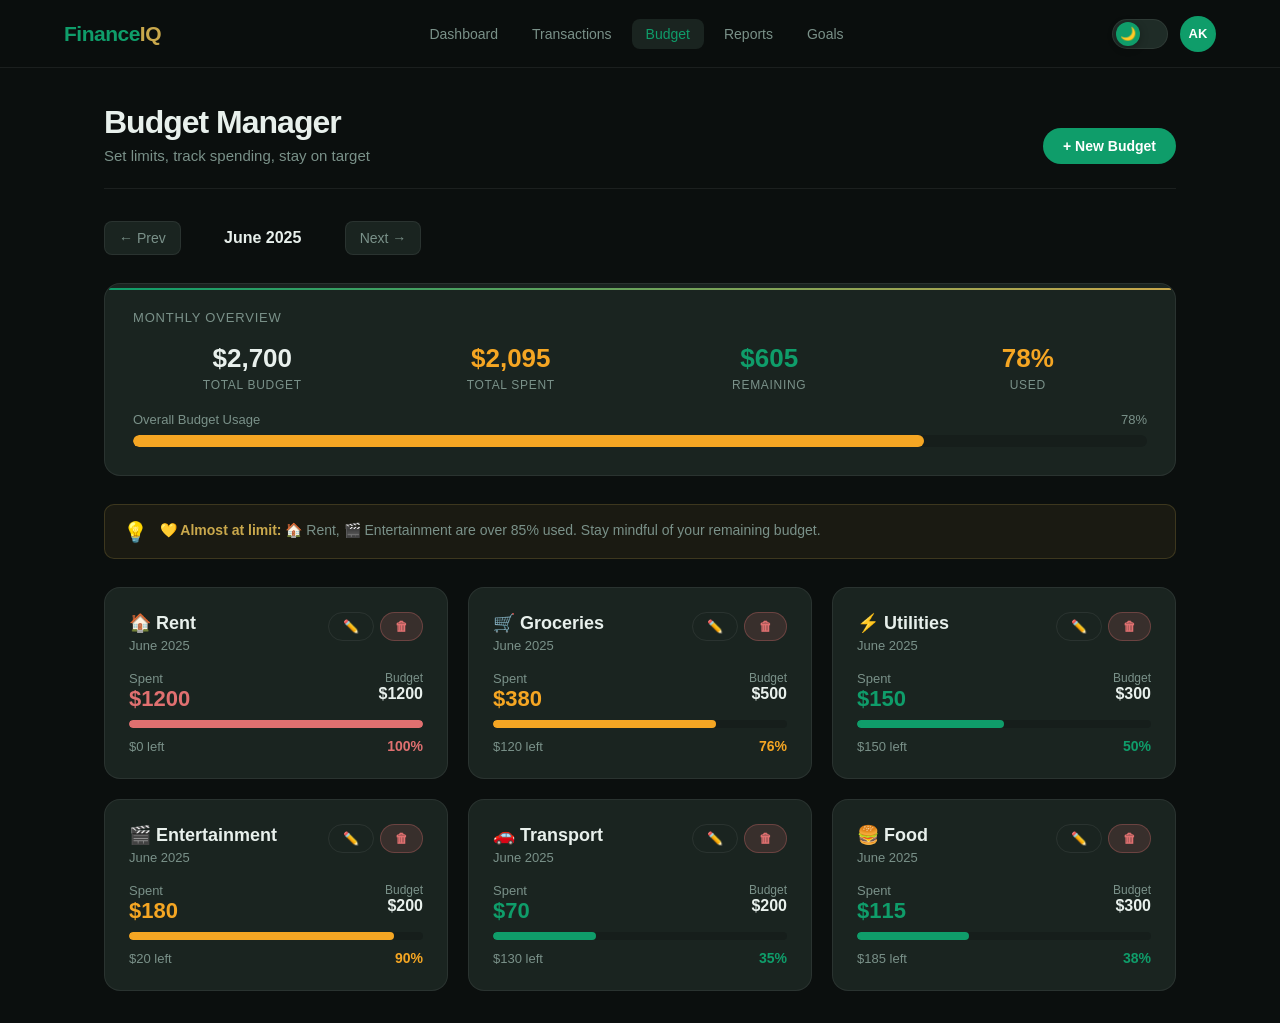
<file: budget.html>
<!DOCTYPE html>
<html lang="en" data-theme="dark">
<head>
<meta charset="UTF-8"/>
<script src="theme.js"></script>
<meta name="viewport" content="width=device-width, initial-scale=1.0"/>
<title>Budget — FinanceIQ</title>
<link rel="stylesheet" href="style.css"/>
<style>
.budget-grid { display:grid; grid-template-columns:repeat(auto-fill,minmax(300px,1fr)); gap:20px; margin-bottom:32px; }
.bud-card { background:var(--surface); border:1px solid var(--border); border-radius:var(--radius); padding:24px; transition:all 0.25s; }
.bud-card:hover { border-color:var(--border2); transform:translateY(-2px); }
.bud-card-top { display:flex; justify-content:space-between; align-items:flex-start; margin-bottom:18px; }
.bud-icon { font-size:26px; }
.bud-actions { display:flex; gap:6px; }
.bud-cat { font-size:18px; font-weight:600; margin-bottom:4px; }
.bud-meta { font-size:13px; color:var(--muted); }
.bud-amounts { display:flex; justify-content:space-between; margin:16px 0 8px; }
.bud-spent-lbl { font-size:13px; color:var(--muted); }
.bud-spent-val { font-family:var(--display); font-size:22px; font-weight:700; }
.bud-total-lbl { font-size:12px; color:var(--muted); text-align:right; }
.bud-total-val { font-size:16px; font-weight:600; text-align:right; }
.bud-footer { display:flex; justify-content:space-between; align-items:center; margin-top:10px; }
.bud-remaining { font-size:13px; }
.bud-pct-lbl { font-size:14px; font-weight:700; }
.over-indicator { background:rgba(224,112,112,0.1); border:1px solid rgba(224,112,112,0.3); border-radius:var(--radius-sm); padding:10px 14px; display:flex; align-items:center; gap:10px; margin-top:12px; font-size:13px; color:var(--danger); }
.month-selector { display:flex; align-items:center; gap:12px; margin-bottom:28px; }
.month-btn { background:var(--surface); border:1px solid var(--border); color:var(--muted); padding:8px 14px; border-radius:8px; cursor:pointer; font-size:14px; font-family:var(--body); transition:all 0.2s; }
.month-btn:hover { border-color:var(--border2); color:var(--text); }
.month-display { font-size:16px; font-weight:600; color:var(--text); min-width:140px; text-align:center; }
.overall-card { background:var(--surface); border:1px solid var(--border); border-radius:var(--radius); padding:28px; margin-bottom:28px; }
.overall-row { display:grid; grid-template-columns:repeat(4,1fr); gap:20px; }
.ov-item { text-align:center; }
.ov-val { font-family:var(--display); font-size:26px; font-weight:700; }
.ov-lbl { font-size:12px; color:var(--muted); margin-top:4px; text-transform:uppercase; letter-spacing:0.7px; }
.category-tip { background:rgba(201,168,76,0.08); border:1px solid rgba(201,168,76,0.2); border-radius:var(--radius-sm); padding:14px 18px; margin-bottom:28px; display:flex; gap:12px; align-items:flex-start; }
.tip-icon { font-size:20px; flex-shrink:0; margin-top:1px; }
.tip-text { font-size:14px; color:var(--muted); line-height:1.6; }
.tip-text strong { color:var(--gold); }
@media(max-width:600px){.overall-row{grid-template-columns:1fr 1fr;}}
</style>
</head>
<body>

<nav class="topnav">
  <a href="index.html" class="nav-logo">Finance<span>IQ</span></a>
  <ul class="nav-links">
    <li><a href="dashboard.html">Dashboard</a></li>
    <li><a href="transaction.html">Transactions</a></li>
    <li><a href="budget.html" class="active">Budget</a></li>
    <li><a href="report.html">Reports</a></li>
    <li><a href="goals.html">Goals</a></li>
  </ul>
  <div class="nav-right"><button class="theme-toggle" aria-label="Toggle theme"><div class="toggle-knob"></div></button><div class="nav-avatar">AK</div></div>
</nav>

<div class="page-wrap">
<div class="container">

  <div class="page-header" style="display:flex;justify-content:space-between;align-items:flex-end;flex-wrap:wrap;gap:12px">
    <div>
      <h1>Budget Manager</h1>
      <p>Set limits, track spending, stay on target</p>
    </div>
    <button class="btn btn-primary" onclick="openAddModal()">+ New Budget</button>
  </div>

  <!-- MONTH SELECTOR -->
  <div class="month-selector">
    <button class="month-btn" onclick="changeMonth(-1)">← Prev</button>
    <div class="month-display" id="monthDisplay">June 2025</div>
    <button class="month-btn" onclick="changeMonth(1)">Next →</button>
  </div>

  <!-- OVERALL SUMMARY -->
  <div class="overall-card card-accent">
    <div style="font-size:13px;text-transform:uppercase;letter-spacing:0.8px;color:var(--muted);margin-bottom:18px">Monthly Overview</div>
    <div class="overall-row" id="overallRow"></div>
    <div style="margin-top:20px">
      <div style="display:flex;justify-content:space-between;font-size:13px;color:var(--muted);margin-bottom:8px">
        <span>Overall Budget Usage</span>
        <span id="overallPctLbl">0%</span>
      </div>
      <div class="progress-wrap" style="height:12px">
        <div class="progress-fill" id="overallFill" style="width:0%;background:var(--green)"></div>
      </div>
    </div>
  </div>

  <!-- TIP -->
  <div class="category-tip" id="tipBox" style="display:none">
    <div class="tip-icon">💡</div>
    <div class="tip-text" id="tipText"></div>
  </div>

  <!-- BUDGET CARDS -->
  <div class="budget-grid" id="budgetGrid"></div>

  <div id="emptyBudget" style="display:none;text-align:center;padding:60px 20px;color:var(--muted)">
    <div style="font-size:48px;margin-bottom:14px">🎯</div>
    <div style="font-size:16px">No budgets set for this month</div>
    <button class="btn btn-primary" style="margin-top:18px" onclick="openAddModal()">Add Your First Budget</button>
  </div>

</div>
</div>

<!-- ADD MODAL -->
<div class="modal-overlay" id="addModal">
  <div class="modal">
    <div class="modal-header">
      <h3>New Budget</h3>
      <button class="modal-close" onclick="closeAddModal()">×</button>
    </div>
    <div class="form-group">
      <label>Category</label>
      <select class="form-control" id="bCat">
        <option>🏠 Rent</option><option>🛒 Groceries</option><option>⚡ Utilities</option>
        <option>🚗 Transport</option><option>🎬 Entertainment</option><option>🍔 Food</option>
        <option>🏥 Healthcare</option><option>🛍️ Shopping</option><option>📚 Education</option>
        <option>✈️ Travel</option><option>💊 Medicines</option><option>📱 Phone/Internet</option>
        <option>🎁 Gifts</option><option>Other</option>
      </select>
    </div>
    <div class="form-group">
      <label>Budget Amount ($)</label>
      <input type="number" class="form-control" id="bAmount" placeholder="e.g. 500" min="1"/>
    </div>
    <div class="form-group">
      <label>Spent So Far ($) <span style="color:var(--muted);font-weight:400">(optional)</span></label>
      <input type="number" class="form-control" id="bSpent" placeholder="0" min="0"/>
    </div>
    <div class="modal-footer">
      <button class="btn btn-ghost" onclick="closeAddModal()">Cancel</button>
      <button class="btn btn-primary" onclick="addBudget()">Save Budget</button>
    </div>
  </div>
</div>

<!-- EDIT MODAL -->
<div class="modal-overlay" id="editModal">
  <div class="modal">
    <div class="modal-header">
      <h3>Edit Budget</h3>
      <button class="modal-close" onclick="closeEditModal()">×</button>
    </div>
    <div class="form-group">
      <label>Category</label>
      <input type="text" class="form-control" id="eCat" readonly/>
    </div>
    <div class="form-group">
      <label>Budget Amount ($)</label>
      <input type="number" class="form-control" id="eAmount" min="1"/>
    </div>
    <div class="form-group">
      <label>Spent ($)</label>
      <input type="number" class="form-control" id="eSpent" min="0"/>
    </div>
    <div class="modal-footer">
      <button class="btn btn-ghost" onclick="closeEditModal()">Cancel</button>
      <button class="btn btn-primary" onclick="saveEdit()">Update Budget</button>
    </div>
  </div>
</div>

<div id="toast">✓ Done</div>

<script>
let budgets = [
  {id:1, cat:'🏠 Rent', amount:1200, spent:1200},
  {id:2, cat:'🛒 Groceries', amount:500, spent:380},
  {id:3, cat:'⚡ Utilities', amount:300, spent:150},
  {id:4, cat:'🎬 Entertainment', amount:200, spent:180},
  {id:5, cat:'🚗 Transport', amount:200, spent:70},
  {id:6, cat:'🍔 Food', amount:300, spent:115},
];
let nextId = 7;
let editingId = null;
const months = ['January','February','March','April','May','June','July','August','September','October','November','December'];
let monthOffset = 0;

function getMonthLabel() {
  const d = new Date(2025,5 + monthOffset,1);
  return months[d.getMonth()] + ' ' + d.getFullYear();
}

function changeMonth(dir) { monthOffset += dir; document.getElementById('monthDisplay').textContent = getMonthLabel(); render(); }

function getColor(pct) {
  if(pct >= 100) return '#e07070';
  if(pct >= 75) return '#f5a623';
  return '#0f9d6a';
}

function render() {
  const grid = document.getElementById('budgetGrid');
  const empty = document.getElementById('emptyBudget');
  if(budgets.length === 0) { grid.innerHTML=''; empty.style.display='block'; updateOverall(); return; }
  empty.style.display='none';

  grid.innerHTML = budgets.map(b => {
    const pct = Math.round(b.spent / b.amount * 100);
    const color = getColor(pct);
    const rem = b.amount - b.spent;
    const over = b.spent > b.amount;
    return `<div class="bud-card">
      <div class="bud-card-top">
        <div>
          <div class="bud-cat">${b.cat}</div>
          <div class="bud-meta">${getMonthLabel()}</div>
        </div>
        <div class="bud-actions">
          <button class="btn btn-ghost btn-sm" onclick="openEditModal(${b.id})">✏️</button>
          <button class="btn btn-danger btn-sm" onclick="deleteBudget(${b.id})">🗑</button>
        </div>
      </div>
      <div class="bud-amounts">
        <div><div class="bud-spent-lbl">Spent</div><div class="bud-spent-val" style="color:${color}">$${b.spent.toFixed(0)}</div></div>
        <div><div class="bud-total-lbl">Budget</div><div class="bud-total-val">$${b.amount.toFixed(0)}</div></div>
      </div>
      <div class="progress-wrap">
        <div class="progress-fill" style="width:${Math.min(pct,100)}%;background:${color}"></div>
      </div>
      <div class="bud-footer">
        <span class="bud-remaining" style="color:${over?'var(--danger)':'var(--muted)'}">${over?'⚠️ Over by $'+Math.abs(rem).toFixed(0):'$'+rem.toFixed(0)+' left'}</span>
        <span class="bud-pct-lbl" style="color:${color}">${pct}%</span>
      </div>
      ${over ? `<div class="over-indicator">⚠️ You've exceeded this budget by $${Math.abs(rem).toFixed(0)}</div>` : ''}
    </div>`;
  }).join('');

  updateOverall();
  updateTip();
}

function updateOverall() {
  const totalBudget = budgets.reduce((s,b)=>s+b.amount,0);
  const totalSpent = budgets.reduce((s,b)=>s+b.spent,0);
  const totalRem = totalBudget - totalSpent;
  const pct = totalBudget > 0 ? Math.round(totalSpent/totalBudget*100) : 0;
  const color = getColor(pct);

  document.getElementById('overallRow').innerHTML = `
    <div class="ov-item"><div class="ov-val" style="color:var(--text)">$${totalBudget.toLocaleString()}</div><div class="ov-lbl">Total Budget</div></div>
    <div class="ov-item"><div class="ov-val" style="color:${color}">$${totalSpent.toLocaleString()}</div><div class="ov-lbl">Total Spent</div></div>
    <div class="ov-item"><div class="ov-val" style="color:${totalRem>=0?'var(--green)':'var(--danger)'}">$${Math.abs(totalRem).toLocaleString()}</div><div class="ov-lbl">${totalRem>=0?'Remaining':'Over Budget'}</div></div>
    <div class="ov-item"><div class="ov-val" style="color:${color}">${pct}%</div><div class="ov-lbl">Used</div></div>
  `;

  const fill = document.getElementById('overallFill');
  fill.style.width = Math.min(pct,100)+'%';
  fill.style.background = color;
  document.getElementById('overallPctLbl').textContent = pct+'%';
}

function updateTip() {
  const overBudget = budgets.filter(b => b.spent > b.amount);
  const nearBudget = budgets.filter(b => b.spent/b.amount >= 0.85 && b.spent <= b.amount);
  const tip = document.getElementById('tipBox');
  const tipText = document.getElementById('tipText');
  if(overBudget.length > 0) {
    tip.style.display = 'flex';
    tipText.innerHTML = `<strong>⚠️ ${overBudget.length} budget(s) exceeded:</strong> ${overBudget.map(b=>b.cat).join(', ')}. Consider reviewing your spending in these categories.`;
  } else if(nearBudget.length > 0) {
    tip.style.display = 'flex';
    tipText.innerHTML = `<strong>💛 Almost at limit:</strong> ${nearBudget.map(b=>b.cat).join(', ')} are over 85% used. Stay mindful of your remaining budget.`;
  } else {
    tip.style.display = 'none';
  }
}

function openAddModal() { document.getElementById('addModal').classList.add('open'); }
function closeAddModal() { document.getElementById('addModal').classList.remove('open'); }

function addBudget() {
  const cat = document.getElementById('bCat').value;
  const amount = parseFloat(document.getElementById('bAmount').value);
  const spent = parseFloat(document.getElementById('bSpent').value) || 0;
  if(!amount || amount <= 0) { showToast('⚠️ Enter a valid amount'); return; }
  if(budgets.find(b=>b.cat===cat)) { showToast('⚠️ Category already exists'); return; }
  budgets.push({id:nextId++, cat, amount, spent});
  closeAddModal();
  document.getElementById('bAmount').value='';
  document.getElementById('bSpent').value='';
  render();
  showToast('✓ Budget added');
}

function openEditModal(id) {
  editingId = id;
  const b = budgets.find(x=>x.id===id);
  document.getElementById('eCat').value = b.cat;
  document.getElementById('eAmount').value = b.amount;
  document.getElementById('eSpent').value = b.spent;
  document.getElementById('editModal').classList.add('open');
}
function closeEditModal() { document.getElementById('editModal').classList.remove('open'); }

function saveEdit() {
  const b = budgets.find(x=>x.id===editingId);
  const amount = parseFloat(document.getElementById('eAmount').value);
  const spent = parseFloat(document.getElementById('eSpent').value);
  if(!amount||amount<=0) { showToast('⚠️ Invalid amount'); return; }
  b.amount = amount; b.spent = isNaN(spent) ? 0 : spent;
  closeEditModal(); render(); showToast('✏️ Updated');
}

function deleteBudget(id) {
  if(confirm('Delete this budget?')) {
    budgets = budgets.filter(b=>b.id!==id);
    render(); showToast('🗑 Deleted');
  }
}

function showToast(msg) {
  const t=document.getElementById('toast'); t.textContent=msg;
  t.classList.add('show'); setTimeout(()=>t.classList.remove('show'),2200);
}

render();
</script>
</body>
</html>
</file>
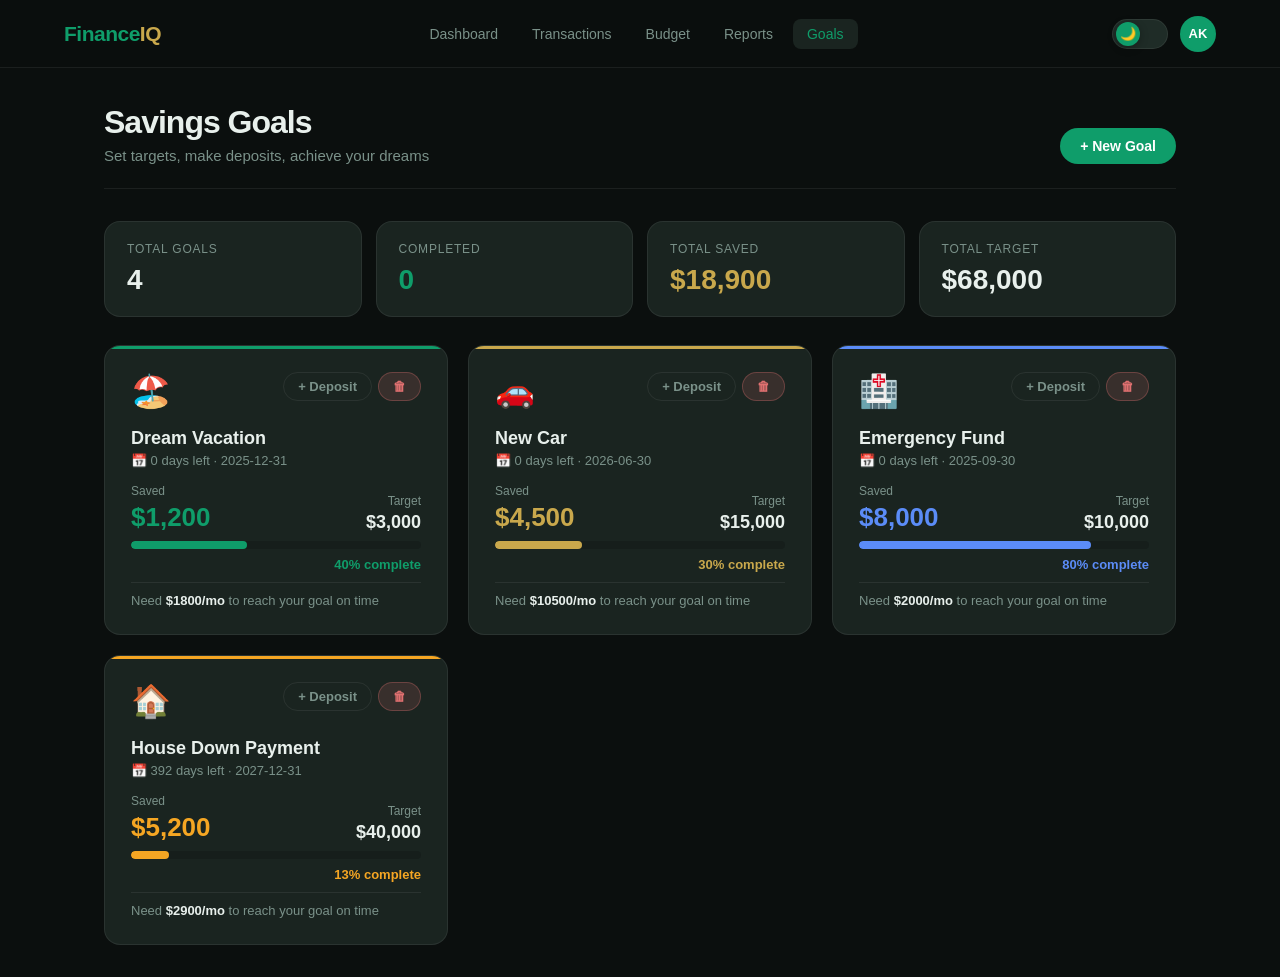
<file: goals.html>
<!DOCTYPE html>
<html lang="en" data-theme="dark">
<head>
<meta charset="UTF-8"/>
<script src="theme.js"></script>
<meta name="viewport" content="width=device-width, initial-scale=1.0"/>
<title>Goals — FinanceIQ</title>
<link rel="stylesheet" href="style.css"/>
<style>
.goals-grid { display:grid; grid-template-columns:repeat(auto-fill,minmax(300px,1fr)); gap:20px; margin-bottom:32px; }
.goal-card { background:var(--surface); border:1px solid var(--border); border-radius:var(--radius); padding:26px; transition:all 0.25s; position:relative; overflow:hidden; }
.goal-card::before { content:''; position:absolute; top:0; left:0; right:0; height:3px; border-radius:var(--radius) var(--radius) 0 0; }
.goal-card:hover { border-color:var(--border2); transform:translateY(-3px); }
.goal-top { display:flex; justify-content:space-between; align-items:flex-start; margin-bottom:18px; }
.goal-emoji { font-size:32px; }
.goal-actions { display:flex; gap:6px; }
.goal-name { font-size:18px; font-weight:600; margin-bottom:4px; }
.goal-deadline { font-size:13px; color:var(--muted); }
.goal-amounts { display:flex; justify-content:space-between; margin:16px 0 8px; align-items:flex-end; }
.goal-saved { font-family:var(--display); font-size:26px; font-weight:700; }
.goal-target { font-size:14px; color:var(--muted); }
.goal-pct { font-size:13px; font-weight:600; margin-top:8px; text-align:right; }
.goal-monthly { font-size:13px; color:var(--muted); margin-top:10px; padding-top:10px; border-top:1px solid var(--border); }
.goal-monthly strong { color:var(--text); }
.completed-badge { background:rgba(15,157,106,0.15); border:1px solid var(--border2); color:var(--green); padding:3px 12px; border-radius:50px; font-size:12px; font-weight:600; }
.summary-goals { display:grid; grid-template-columns:repeat(auto-fit,minmax(160px,1fr)); gap:14px; margin-bottom:28px; }
.deposit-form { background:var(--bg3); border-radius:var(--radius-sm); padding:14px; margin-top:14px; display:none; }
.deposit-form.open { display:block; }
.deposit-row { display:flex; gap:8px; }
.deposit-row input { flex:1; }
</style>
</head>
<body>

<nav class="topnav">
  <a href="index.html" class="nav-logo">Finance<span>IQ</span></a>
  <ul class="nav-links">
    <li><a href="dashboard.html">Dashboard</a></li>
    <li><a href="transaction.html">Transactions</a></li>
    <li><a href="budget.html">Budget</a></li>
    <li><a href="report.html">Reports</a></li>
    <li><a href="goals.html" class="active">Goals</a></li>
  </ul>
  <div class="nav-right"><button class="theme-toggle" aria-label="Toggle theme"><div class="toggle-knob"></div></button><div class="nav-avatar">AK</div></div>
</nav>

<div class="page-wrap">
<div class="container">

  <div class="page-header" style="display:flex;justify-content:space-between;align-items:flex-end;flex-wrap:wrap;gap:12px">
    <div>
      <h1>Savings Goals</h1>
      <p>Set targets, make deposits, achieve your dreams</p>
    </div>
    <button class="btn btn-primary" onclick="openModal()">+ New Goal</button>
  </div>

  <!-- SUMMARY -->
  <div class="summary-goals" id="goalSummary"></div>

  <!-- GOALS GRID -->
  <div class="goals-grid" id="goalsGrid"></div>

  <div id="emptyGoals" style="display:none;text-align:center;padding:60px 20px;color:var(--muted)">
    <div style="font-size:48px;margin-bottom:14px">🎯</div>
    <div style="font-size:16px">No savings goals yet. Start with your first one!</div>
    <button class="btn btn-primary" style="margin-top:18px" onclick="openModal()">Create Goal</button>
  </div>

</div>
</div>

<!-- ADD MODAL -->
<div class="modal-overlay" id="modalOverlay">
  <div class="modal">
    <div class="modal-header">
      <h3>New Savings Goal</h3>
      <button class="modal-close" onclick="closeModal()">×</button>
    </div>
    <div class="form-group">
      <label>Goal Name</label>
      <input type="text" class="form-control" id="gName" placeholder="e.g. Dream Vacation"/>
    </div>
    <div class="form-group">
      <label>Emoji / Icon</label>
      <select class="form-control" id="gEmoji">
        <option value="🏖️">🏖️ Vacation</option>
        <option value="🚗">🚗 New Car</option>
        <option value="🏠">🏠 House</option>
        <option value="📱">📱 Gadget</option>
        <option value="💍">💍 Wedding</option>
        <option value="🎓">🎓 Education</option>
        <option value="🏥">🏥 Emergency Fund</option>
        <option value="✈️">✈️ Travel</option>
        <option value="💻">💻 Laptop</option>
        <option value="🎯">🎯 Other</option>
      </select>
    </div>
    <div class="form-group">
      <label>Target Amount ($)</label>
      <input type="number" class="form-control" id="gTarget" placeholder="10000" min="1"/>
    </div>
    <div class="form-group">
      <label>Already Saved ($)</label>
      <input type="number" class="form-control" id="gSaved" placeholder="0" min="0"/>
    </div>
    <div class="form-group">
      <label>Target Date</label>
      <input type="date" class="form-control" id="gDate"/>
    </div>
    <div class="modal-footer">
      <button class="btn btn-ghost" onclick="closeModal()">Cancel</button>
      <button class="btn btn-primary" onclick="addGoal()">Create Goal</button>
    </div>
  </div>
</div>

<div id="toast">✓ Done</div>

<script>
const goalColors = ['#0f9d6a','#c9a84c','#5b8cf7','#f5a623','#a78bfa','#e07070','#06b6d4','#ec4899'];

let goals = [
  {id:1,name:'Dream Vacation',emoji:'🏖️',target:3000,saved:1200,deadline:'2025-12-31',color:'#0f9d6a'},
  {id:2,name:'New Car',emoji:'🚗',target:15000,saved:4500,deadline:'2026-06-30',color:'#c9a84c'},
  {id:3,name:'Emergency Fund',emoji:'🏥',target:10000,saved:8000,deadline:'2025-09-30',color:'#5b8cf7'},
  {id:4,name:'House Down Payment',emoji:'🏠',target:40000,saved:5200,deadline:'2027-12-31',color:'#f5a623'},
];
let nextId = 5;
let colorIdx = 4;
let depositId = null;

function daysLeft(deadline) {
  const diff = new Date(deadline) - new Date();
  return Math.max(0, Math.ceil(diff / 86400000));
}

function monthsLeft(deadline) {
  const d = new Date(deadline), now = new Date();
  return Math.max(1, (d.getFullYear()-now.getFullYear())*12 + d.getMonth()-now.getMonth());
}

function render() {
  const grid = document.getElementById('goalsGrid');
  const empty = document.getElementById('emptyGoals');
  if(goals.length === 0) { grid.innerHTML=''; empty.style.display='block'; renderSummary(); return; }
  empty.style.display='none';

  grid.innerHTML = goals.map(g => {
    const pct = Math.min(100, Math.round(g.saved / g.target * 100));
    const done = pct >= 100;
    const rem = g.target - g.saved;
    const ml = monthsLeft(g.deadline);
    const monthlyNeeded = done ? 0 : Math.ceil(rem / ml);
    const days = daysLeft(g.deadline);
    return `<div class="goal-card">
      <div style="position:absolute;top:0;left:0;right:0;height:3px;background:${g.color};border-radius:var(--radius) var(--radius) 0 0"></div>
      <div class="goal-top">
        <div>
          <div class="goal-emoji">${g.emoji}</div>
        </div>
        <div class="goal-actions">
          ${done ? '<span class="completed-badge">✓ Done!</span>' : `<button class="btn btn-ghost btn-sm" onclick="toggleDeposit(${g.id})">+ Deposit</button>`}
          <button class="btn btn-danger btn-sm" onclick="deleteGoal(${g.id})">🗑</button>
        </div>
      </div>
      <div class="goal-name">${g.name}</div>
      <div class="goal-deadline">${done ? '🎉 Goal achieved!' : `📅 ${days} days left · ${g.deadline}`}</div>
      <div class="goal-amounts">
        <div><div style="font-size:12px;color:var(--muted);margin-bottom:4px">Saved</div><div class="goal-saved" style="color:${g.color}">$${g.saved.toLocaleString()}</div></div>
        <div style="text-align:right"><div style="font-size:12px;color:var(--muted);margin-bottom:4px">Target</div><div class="goal-target" style="font-size:18px;font-weight:600;color:var(--text)">$${g.target.toLocaleString()}</div></div>
      </div>
      <div class="progress-wrap">
        <div class="progress-fill" style="width:${pct}%;background:${g.color}"></div>
      </div>
      <div class="goal-pct" style="color:${g.color}">${pct}% complete</div>
      ${!done ? `<div class="goal-monthly">Need <strong>$${monthlyNeeded}/mo</strong> to reach your goal on time</div>` : ''}
      <div class="deposit-form" id="dep-${g.id}">
        <div class="deposit-row">
          <input type="number" class="form-control" id="depAmt-${g.id}" placeholder="Amount to deposit" min="1"/>
          <button class="btn btn-primary btn-sm" onclick="makeDeposit(${g.id})">Add</button>
          <button class="btn btn-ghost btn-sm" onclick="toggleDeposit(${g.id})">✕</button>
        </div>
      </div>
    </div>`;
  }).join('');

  renderSummary();
}

function renderSummary() {
  const total = goals.reduce((s,g)=>s+g.target,0);
  const saved = goals.reduce((s,g)=>s+g.saved,0);
  const done = goals.filter(g=>g.saved>=g.target).length;
  document.getElementById('goalSummary').innerHTML = `
    <div class="stat-card"><div class="sc-label">Total Goals</div><div class="sc-val">${goals.length}</div></div>
    <div class="stat-card"><div class="sc-label">Completed</div><div class="sc-val" style="color:var(--green)">${done}</div></div>
    <div class="stat-card"><div class="sc-label">Total Saved</div><div class="sc-val" style="color:var(--gold)">$${saved.toLocaleString()}</div></div>
    <div class="stat-card"><div class="sc-label">Total Target</div><div class="sc-val">$${total.toLocaleString()}</div></div>
  `;
}

function toggleDeposit(id) {
  const el = document.getElementById('dep-'+id);
  el.classList.toggle('open');
}

function makeDeposit(id) {
  const amt = parseFloat(document.getElementById('depAmt-'+id).value);
  if(!amt || amt <= 0) { showToast('⚠️ Enter a valid amount'); return; }
  const g = goals.find(x=>x.id===id);
  g.saved = Math.min(g.target, g.saved + amt);
  render();
  showToast(`✓ $${amt} added to ${g.name}`);
}

function deleteGoal(id) {
  if(confirm('Delete this goal?')) {
    goals = goals.filter(g=>g.id!==id);
    render(); showToast('🗑 Goal deleted');
  }
}

function openModal() { document.getElementById('modalOverlay').classList.add('open'); }
function closeModal() { document.getElementById('modalOverlay').classList.remove('open'); }

function addGoal() {
  const name = document.getElementById('gName').value;
  const emoji = document.getElementById('gEmoji').value;
  const target = parseFloat(document.getElementById('gTarget').value);
  const saved = parseFloat(document.getElementById('gSaved').value) || 0;
  const deadline = document.getElementById('gDate').value;
  if(!name || !target || target<=0 || !deadline) { showToast('⚠️ Fill all fields'); return; }
  goals.push({id:nextId++, name, emoji, target, saved, deadline, color:goalColors[colorIdx++ % goalColors.length]});
  closeModal();
  document.getElementById('gName').value='';
  document.getElementById('gTarget').value='';
  document.getElementById('gSaved').value='';
  document.getElementById('gDate').value='';
  render();
  showToast('✓ Goal created');
}

function showToast(msg) {
  const t=document.getElementById('toast'); t.textContent=msg;
  t.classList.add('show'); setTimeout(()=>t.classList.remove('show'),2200);
}

render();
</script>
</body>
</html>
</file>
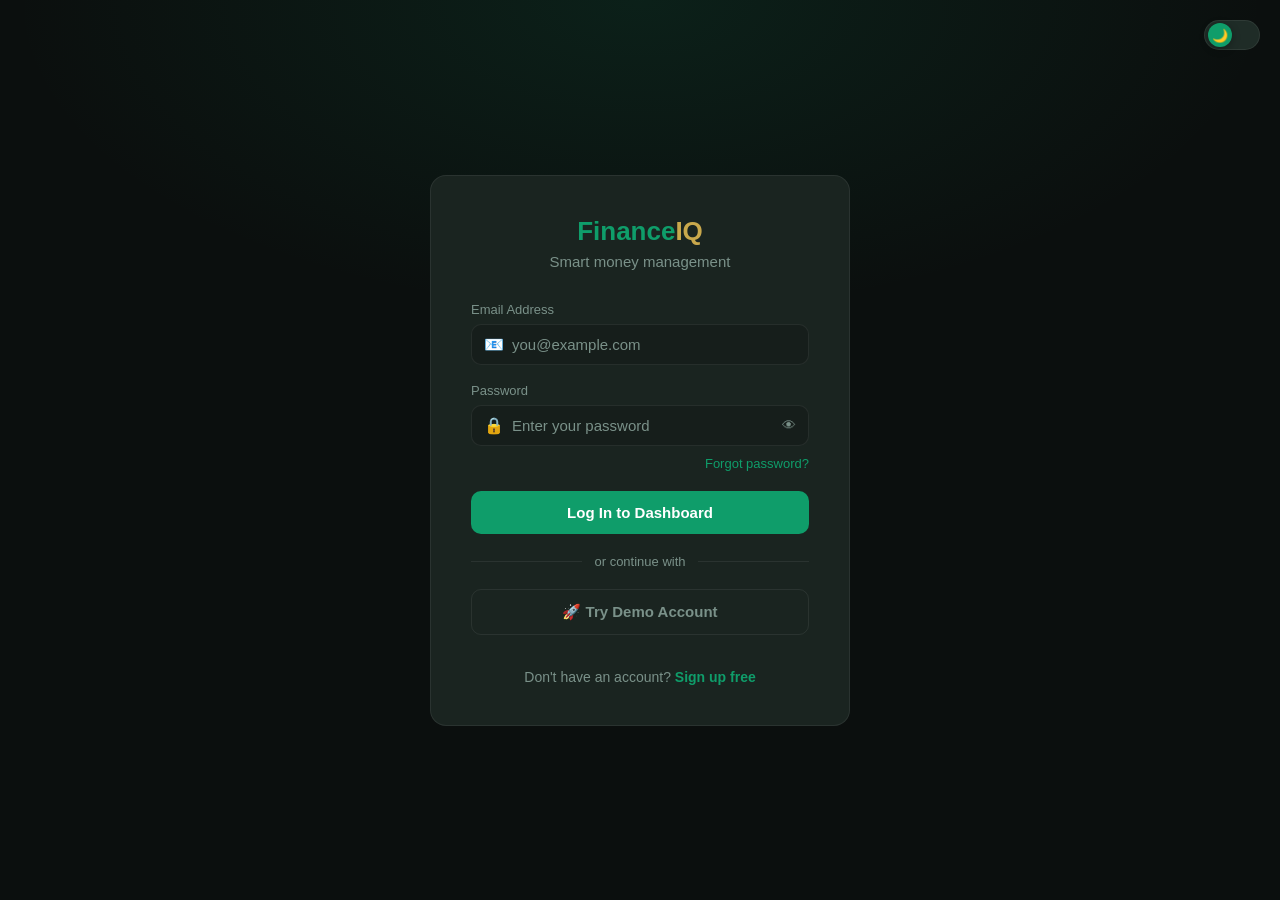
<file: login.html>
<!DOCTYPE html>
<html lang="en" data-theme="dark">
<head>
<meta charset="UTF-8"/>
<script src="theme.js"></script>
<meta name="viewport" content="width=device-width, initial-scale=1.0"/>
<title>Log In — FinanceIQ</title>
<link rel="stylesheet" href="style.css"/>
<style>
body { display:grid; place-items:center; min-height:100vh; padding:20px;
  background: radial-gradient(ellipse 70% 50% at 50% 0%, rgba(15,157,106,0.12) 0%, transparent 70%), var(--bg);
  transition: background 0.35s ease; }
.auth-card { background:var(--surface); border:1px solid var(--border); border-radius:var(--radius); padding:40px; width:100%; max-width:420px; }
.auth-logo { font-family:var(--display); font-size:26px; font-weight:700; color:var(--green); text-align:center; margin-bottom:6px; }
.auth-logo span { color:var(--gold); }
.auth-tagline { text-align:center; color:var(--muted); font-size:15px; margin-bottom:32px; }
.auth-title { font-family:var(--display); font-size:24px; font-weight:700; margin-bottom:4px; }
.auth-sub { font-size:14px; color:var(--muted); margin-bottom:28px; }
.divider { display:flex; align-items:center; gap:12px; margin:20px 0; color:var(--muted); font-size:13px; }
.divider::before, .divider::after { content:''; flex:1; height:1px; background:var(--border); }
.btn-full { width:100%; padding:13px; justify-content:center; font-size:15px; border-radius:10px; }
.forgot { font-size:13px; color:var(--green); text-decoration:none; display:block; text-align:right; margin-top:-8px; margin-bottom:20px; }
.forgot:hover { text-decoration:underline; }
.auth-footer { text-align:center; margin-top:24px; font-size:14px; color:var(--muted); }
.auth-footer a { color:var(--green); text-decoration:none; font-weight:600; }
.input-wrap { position:relative; }
.input-wrap input { padding-left:40px; }
.input-icon { position:absolute; left:13px; top:50%; transform:translateY(-50%); font-size:16px; }
.show-pw { position:absolute; right:13px; top:50%; transform:translateY(-50%); cursor:pointer; color:var(--muted); font-size:14px; user-select:none; }
.error-msg { background:rgba(224,112,112,0.1); border:1px solid rgba(224,112,112,0.3); color:var(--danger); border-radius:8px; padding:10px 14px; font-size:13px; margin-bottom:16px; display:none; }
</style>
</head>
<body>
<button class="theme-toggle" aria-label="Toggle theme" style="position:fixed;top:20px;right:20px;z-index:100"><div class="toggle-knob"></div></button>

<div class="auth-card">
  <div class="auth-logo">Finance<span>IQ</span></div>
  <div class="auth-tagline">Smart money management</div>

  <div class="error-msg" id="errorMsg">Invalid email or password. Please try again.</div>

  <div class="form-group">
    <label>Email Address</label>
    <div class="input-wrap">
      <span class="input-icon">📧</span>
      <input type="email" class="form-control" id="email" placeholder="you@example.com"/>
    </div>
  </div>

  <div class="form-group">
    <label>Password</label>
    <div class="input-wrap">
      <span class="input-icon">🔒</span>
      <input type="password" class="form-control" id="password" placeholder="Enter your password"/>
      <span class="show-pw" onclick="togglePw()">👁</span>
    </div>
  </div>

  <a href="#" class="forgot">Forgot password?</a>

  <button class="btn btn-primary btn-full" onclick="doLogin()">Log In to Dashboard</button>

  <div class="divider">or continue with</div>

  <button class="btn btn-ghost btn-full" style="margin-bottom:10px" onclick="demoLogin()">🚀 Try Demo Account</button>

  <div class="auth-footer">
    Don't have an account? <a href="signup.html">Sign up free</a>
  </div>
</div>

<script>
function togglePw() {
  const inp = document.getElementById('password');
  inp.type = inp.type === 'password' ? 'text' : 'password';
}

function doLogin() {
  const email = document.getElementById('email').value;
  const pw = document.getElementById('password').value;
  const err = document.getElementById('errorMsg');
  if(!email || !pw) { err.textContent='Please enter email and password.'; err.style.display='block'; return; }
  if(pw.length < 6) { err.textContent='Password must be at least 6 characters.'; err.style.display='block'; return; }
  err.style.display='none';
  // Simulate login
  const btn = document.querySelector('.btn-primary');
  btn.textContent='Logging in...';
  setTimeout(() => { window.location.href='dashboard.html'; }, 900);
}

function demoLogin() {
  document.getElementById('email').value = 'demo@financeiq.com';
  document.getElementById('password').value = 'demo123';
  setTimeout(() => { window.location.href='dashboard.html'; }, 600);
}

document.addEventListener('keydown', e => { if(e.key==='Enter') doLogin(); });
</script>
</body>
</html>
</file>
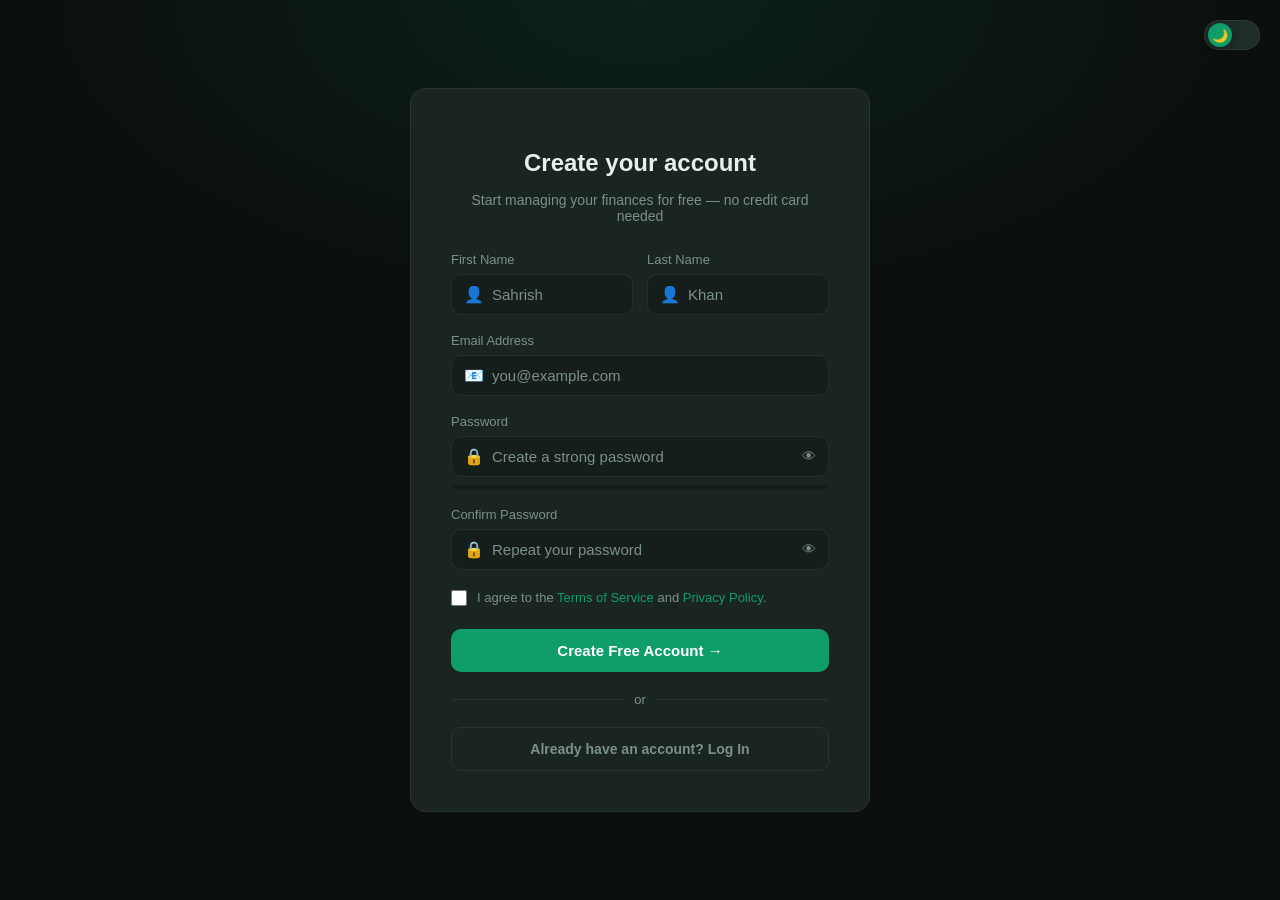
<file: signup.html>
<!DOCTYPE html>
<html lang="en" data-theme="dark">
<head>
<meta charset="UTF-8"/>
<script src="theme.js"></script>
<meta name="viewport" content="width=device-width, initial-scale=1.0"/>
<title>Sign Up — FinanceIQ</title>
<link rel="stylesheet" href="style.css"/>
<style>
body {
  display: grid; place-items: center; min-height: 100vh; padding: 20px;
  background: radial-gradient(ellipse 70% 50% at 50% 0%, rgba(15,157,106,0.12) 0%, transparent 70%), var(--bg);
  transition: background 0.35s ease;
}

.auth-card {
  background: var(--surface); border: 1px solid var(--border);
  border-radius: var(--radius); padding: 40px;
  width: 100%; max-width: 460px;
  animation: fadeUp 0.5s ease both;
}
@keyframes fadeUp { from { opacity:0; transform:translateY(20px); } to { opacity:1; transform:translateY(0); } }

.auth-logo { font-family: var(--display); font-size: 26px; font-weight: 700; color: var(--green); text-align: center; margin-bottom: 6px; }
.auth-logo span { color: var(--gold); }
.auth-tagline { text-align: center; color: var(--muted); font-size: 15px; margin-bottom: 32px; }
.auth-title { font-family: var(--display); font-size: 24px; font-weight: 700; text-align: center; margin-top: 20px;    margin-bottom: 15px; }
.auth-sub { font-size: 14px; color: var(--muted); text-align: center; margin-bottom: 28px; }

.name-row { display: grid; grid-template-columns: 1fr 1fr; gap: 14px; }

.input-wrap { position: relative; }
.input-wrap input { padding-left: 40px; }
.input-icon { position: absolute; left: 13px; top: 50%; transform: translateY(-50%); font-size: 16px; pointer-events: none; }
.show-pw { position: absolute; right: 13px; top: 50%; transform: translateY(-50%); cursor: pointer; color: var(--muted); font-size: 14px; user-select: none; transition: color 0.2s; }
.show-pw:hover { color: var(--text); }

.strength-bar { height: 4px; border-radius: 50px; background: var(--bg3); margin-top: 8px; overflow: hidden; }
.strength-fill { height: 100%; border-radius: 50px; width: 0%; transition: width 0.4s ease, background 0.4s ease; }
.strength-label { font-size: 12px; margin-top: 5px; color: var(--muted); }

.terms-row { display: flex; align-items: flex-start; gap: 10px; margin-bottom: 22px; }
.terms-row input[type="checkbox"] { accent-color: var(--green); width: 16px; height: 16px; margin-top: 2px; flex-shrink: 0; cursor: pointer; }
.terms-row label { font-size: 13px; color: var(--muted); line-height: 1.5; cursor: pointer; }
.terms-row label a { color: var(--green); text-decoration: none; }
.terms-row label a:hover { text-decoration: underline; }

.btn-full { width: 100%; padding: 13px; justify-content: center; font-size: 15px; border-radius: 10px; }

.divider { display: flex; align-items: center; gap: 12px; margin: 20px 0; color: var(--muted); font-size: 13px; }
.divider::before, .divider::after { content: ''; flex: 1; height: 1px; background: var(--border); }

.auth-footer { text-align: center; margin-top: 24px; font-size: 14px; color: var(--muted); }
.auth-footer a { color: var(--green); text-decoration: none; font-weight: 600; }
.auth-footer a:hover { text-decoration: underline; }

.error-msg {
  background: rgba(224,112,112,0.1); border: 1px solid rgba(224,112,112,0.3);
  color: var(--danger); border-radius: 8px; padding: 10px 14px;
  font-size: 13px; margin-bottom: 16px; display: none;
}

.perks { display: flex; flex-direction: column; gap: 8px; margin-bottom: 28px; }
.perk { display: flex; align-items: center; gap: 10px; font-size: 13px; color: var(--muted); }
.perk-icon { color: var(--green); font-size: 15px; flex-shrink: 0; }

.field-hint { font-size: 12px; color: var(--muted); margin-top: 5px; }

@media (max-width: 480px) {
  .auth-card { padding: 28px 20px; }
  .name-row { grid-template-columns: 1fr; gap: 0; }
}
</style>
</head>
<body>
<button class="theme-toggle" aria-label="Toggle theme" style="position:fixed;top:20px;right:20px;z-index:100"><div class="toggle-knob"></div></button>

<div class="auth-card">


  <div class="auth-title">Create your account</div>
  <div class="auth-sub">Start managing your finances for free — no credit card needed</div>


  <div class="error-msg" id="errorMsg"></div>

  <!-- NAME ROW -->
  <div class="name-row">
    <div class="form-group">
      <label>First Name</label>
      <div class="input-wrap">
        <span class="input-icon">👤</span>
        <input type="text" class="form-control" id="firstName" placeholder="Sahrish"/>
      </div>
    </div>
    <div class="form-group">
      <label>Last Name</label>
      <div class="input-wrap">
        <span class="input-icon">👤</span>
        <input type="text" class="form-control" id="lastName" placeholder="Khan"/>
      </div>
    </div>
  </div>

  <!-- EMAIL -->
  <div class="form-group">
    <label>Email Address</label>
    <div class="input-wrap">
      <span class="input-icon">📧</span>
      <input type="email" class="form-control" id="email" placeholder="you@example.com"/>
    </div>
  </div>

  

  <!-- PASSWORD -->
  <div class="form-group">
    <label>Password</label>
    <div class="input-wrap">
      <span class="input-icon">🔒</span>
      <input type="password" class="form-control" id="password" placeholder="Create a strong password" oninput="checkStrength()"/>
      <span class="show-pw" onclick="togglePw('password', this)">👁</span>
    </div>
    <div class="strength-bar"><div class="strength-fill" id="strengthFill"></div></div>
    
  </div>

  <!-- CONFIRM PASSWORD -->
  <div class="form-group">
    <label>Confirm Password</label>
    <div class="input-wrap">
      <span class="input-icon">🔒</span>
      <input type="password" class="form-control" id="confirmPw" placeholder="Repeat your password"/>
      <span class="show-pw" onclick="togglePw('confirmPw', this)">👁</span>
    </div>
    <div class="field-hint" id="matchHint"></div>
  </div>

  <!-- TERMS -->
  <div class="terms-row">
    <input type="checkbox" id="terms"/>
    <label for="terms">I agree to the <a href="terms.html">Terms of Service</a> and <a href="privacy.html">Privacy Policy</a>. </label>
  </div>

  <!-- SUBMIT -->
  <button class="btn btn-primary btn-full" id="signupBtn" onclick="doSignup()">Create Free Account →</button>

  <div class="divider">or</div>

  <a href="login.html" class="btn btn-ghost btn-full" style="display:flex;justify-content:center;font-size:14px">Already have an account? Log In</a>

 
</div>

<div id="toast">✓ Done</div>

<script>
function togglePw(fieldId, icon) {
  const inp = document.getElementById(fieldId);
  if (inp.type === 'password') { inp.type = 'text'; icon.textContent = '🙈'; }
  else { inp.type = 'password'; icon.textContent = '👁'; }
}

function checkStrength() {
  const pw = document.getElementById('password').value;
  const fill = document.getElementById('strengthFill');
  const label = document.getElementById('strengthLabel');

  let score = 0;
  if (pw.length >= 6) score++;
  if (pw.length >= 10) score++;
  if (/[A-Z]/.test(pw)) score++;
  if (/[0-9]/.test(pw)) score++;
  if (/[^a-zA-Z0-9]/.test(pw)) score++;

  const levels = [
    { pct: '0%',   color: 'transparent', text: 'Enter a password' },
    { pct: '20%',  color: '#e07070',     text: 'Very weak' },
    { pct: '40%',  color: '#f5a623',     text: 'Weak' },
    { pct: '60%',  color: '#c9a84c',     text: 'Fair' },
    { pct: '80%',  color: '#0f9d6a',     text: 'Strong ✓' },
    { pct: '100%', color: '#0f9d6a',     text: 'Very strong ✓✓' },
  ];

  const lvl = levels[pw.length === 0 ? 0 : score];
  fill.style.width = lvl.pct;
  fill.style.background = lvl.color;
  label.textContent = lvl.text;
  label.style.color = pw.length === 0 ? 'var(--muted)' : lvl.color;

  checkMatch();
}

function checkMatch() {
  const pw = document.getElementById('password').value;
  const cpw = document.getElementById('confirmPw').value;
  const hint = document.getElementById('matchHint');
  if (!cpw) { hint.textContent = ''; return; }
  if (pw === cpw) { hint.textContent = '✓ Passwords match'; hint.style.color = 'var(--green)'; }
  else { hint.textContent = '✗ Passwords do not match'; hint.style.color = 'var(--danger)'; }
}

document.getElementById('confirmPw').addEventListener('input', checkMatch);

function doSignup() {
  const firstName = document.getElementById('firstName').value.trim();
  const lastName  = document.getElementById('lastName').value.trim();
  const email     = document.getElementById('email').value.trim();
  const pw        = document.getElementById('password').value;
  const cpw       = document.getElementById('confirmPw').value;
  const terms     = document.getElementById('terms').checked;
  const err       = document.getElementById('errorMsg');

  err.style.display = 'none';

  if (!firstName || !lastName) { showError('Please enter your first and last name.'); return; }
  if (!email || !email.includes('@')) { showError('Please enter a valid email address.'); return; }
  if (pw.length < 6) { showError('Password must be at least 6 characters long.'); return; }
  if (pw !== cpw) { showError('Passwords do not match. Please try again.'); return; }
  if (!terms) { showError('Please accept the Terms of Service to continue.'); return; }

  const btn = document.getElementById('signupBtn');
  btn.textContent = 'Creating your account...';
  btn.disabled = true;
  btn.style.opacity = '0.8';

  setTimeout(() => {
    window.location.href = 'dashboard.html';
  }, 1200);
}

function showError(msg) {
  const err = document.getElementById('errorMsg');
  err.textContent = msg;
  err.style.display = 'block';
  err.scrollIntoView({ behavior: 'smooth', block: 'nearest' });
}

document.addEventListener('keydown', e => { if (e.key === 'Enter') doSignup(); });
</script>
</body>
</html>
</file>
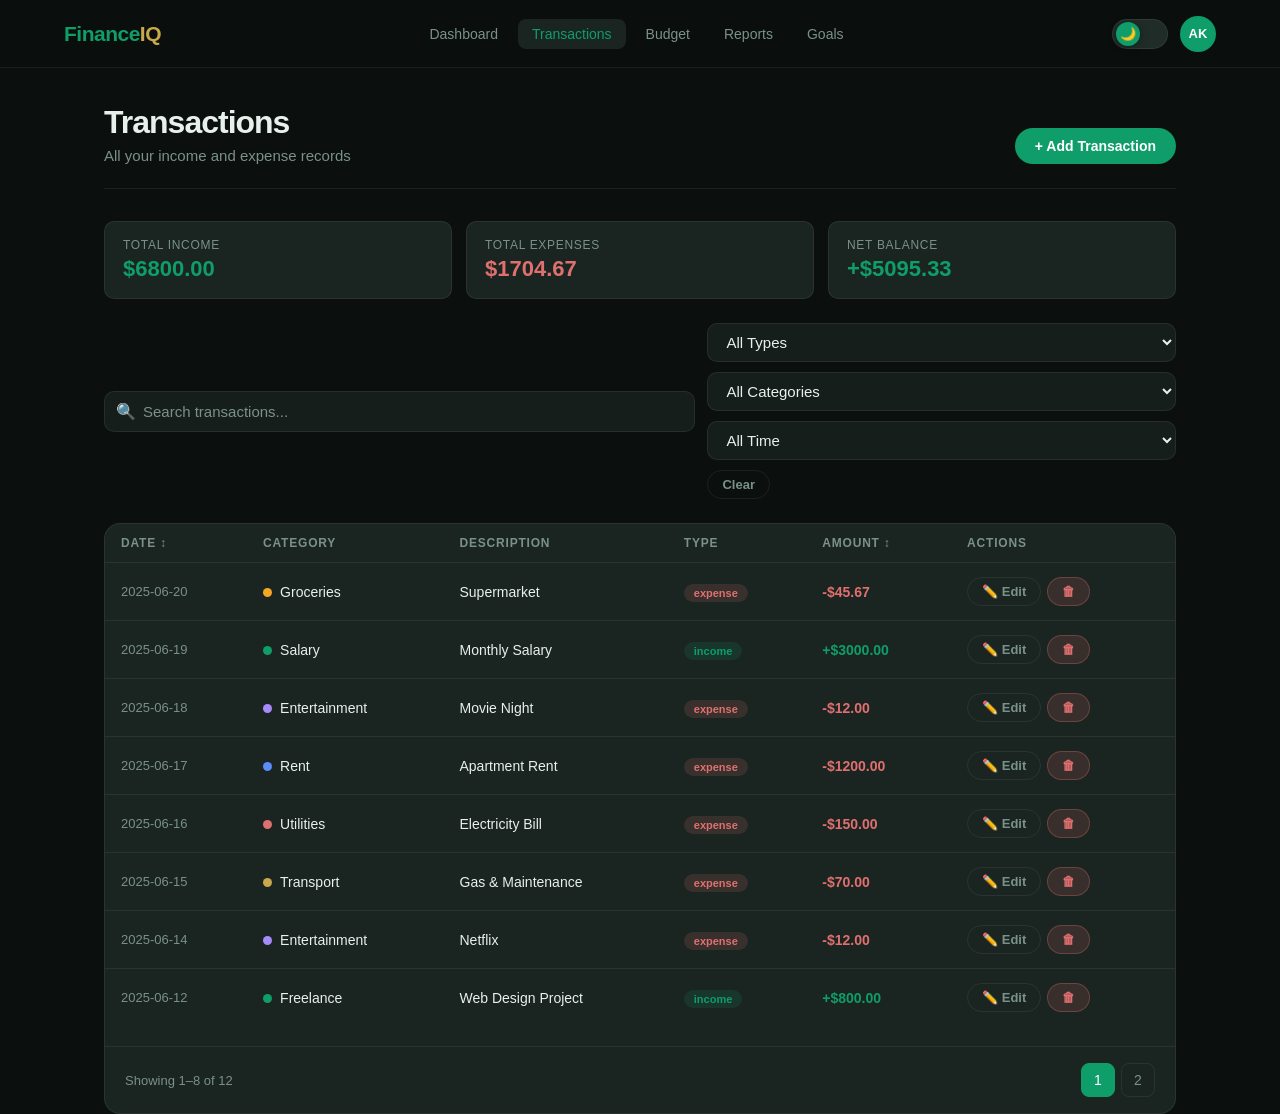
<file: transaction.html>
<!DOCTYPE html>
<html lang="en" data-theme="dark">
<head>
<meta charset="UTF-8"/>
<script src="theme.js"></script>
<meta name="viewport" content="width=device-width, initial-scale=1.0"/>
<title>Transactions — FinanceIQ</title>
<link rel="stylesheet" href="style.css"/>
<style>
.toolbar { display:flex; gap:12px; flex-wrap:wrap; align-items:center; margin-bottom:24px; }
.search-wrap { position:relative; flex:1; min-width:200px; }
.search-wrap input { width:100%; padding-left:38px; }
.search-icon { position:absolute; left:12px; top:50%; transform:translateY(-50%); color:var(--muted); font-size:16px; }
.filter-row { display:flex; gap:10px; flex-wrap:wrap; }
.filter-row select { padding:9px 14px; }
.table-wrap { overflow-x:auto; }
.cat-dot { width:9px; height:9px; border-radius:50%; display:inline-block; margin-right:8px; flex-shrink:0; }
.type-badge { padding:3px 10px; border-radius:50px; font-size:11px; font-weight:600; }
.type-income { background:rgba(15,157,106,0.15); color:var(--green); }
.type-expense { background:rgba(224,112,112,0.15); color:var(--danger); }
.amount-cell { font-weight:700; font-size:15px; }
.amount-income { color:var(--green); }
.amount-expense { color:var(--danger); }
.action-btns { display:flex; gap:6px; }
.pagination { display:flex; justify-content:space-between; align-items:center; margin-top:20px; padding-top:16px; border-top:1px solid var(--border); }
.page-btns { display:flex; gap:6px; }
.page-btn { width:34px; height:34px; border-radius:8px; display:grid; place-items:center; border:1px solid var(--border); background:transparent; color:var(--muted); cursor:pointer; font-size:14px; transition:all 0.2s; }
.page-btn:hover, .page-btn.active { background:var(--green); color:#fff; border-color:var(--green); }
.summary-bar { display:grid; grid-template-columns:repeat(3,1fr); gap:14px; margin-bottom:24px; }
.sum-card { background:var(--surface); border:1px solid var(--border); border-radius:var(--radius-sm); padding:16px 18px; display:flex; flex-direction:column; gap:4px; }
.sum-label { font-size:12px; color:var(--muted); text-transform:uppercase; letter-spacing:0.7px; }
.sum-val { font-family:var(--display); font-size:22px; font-weight:700; }
.empty-state { text-align:center; padding:50px 20px; color:var(--muted); }
.empty-state .empty-icon { font-size:48px; margin-bottom:14px; }
@media(max-width:600px){.summary-bar{grid-template-columns:1fr;}}
</style>
</head>
<body>

<nav class="topnav">
  <a href="index.html" class="nav-logo">Finance<span>IQ</span></a>
  <ul class="nav-links">
    <li><a href="dashboard.html">Dashboard</a></li>
    <li><a href="transaction.html" class="active">Transactions</a></li>
    <li><a href="budget.html">Budget</a></li>
    <li><a href="report.html">Reports</a></li>
    <li><a href="goals.html">Goals</a></li>
  </ul>
  <div class="nav-right"><button class="theme-toggle" aria-label="Toggle theme"><div class="toggle-knob"></div></button><div class="nav-avatar">AK</div></div>
</nav>

<div class="page-wrap">
<div class="container">

  <div class="page-header" style="display:flex;justify-content:space-between;align-items:flex-end;flex-wrap:wrap;gap:12px">
    <div>
      <h1>Transactions</h1>
      <p>All your income and expense records</p>
    </div>
    <button class="btn btn-primary" onclick="openModal()">+ Add Transaction</button>
  </div>

  <!-- SUMMARY -->
  <div class="summary-bar">
    <div class="sum-card">
      <div class="sum-label">Total Income</div>
      <div class="sum-val" style="color:var(--green)" id="sumIncome">$0.00</div>
    </div>
    <div class="sum-card">
      <div class="sum-label">Total Expenses</div>
      <div class="sum-val" style="color:var(--danger)" id="sumExpense">$0.00</div>
    </div>
    <div class="sum-card">
      <div class="sum-label">Net Balance</div>
      <div class="sum-val" id="sumNet">$0.00</div>
    </div>
  </div>

  <!-- TOOLBAR -->
  <div class="toolbar">
    <div class="search-wrap">
      <span class="search-icon">🔍</span>
      <input type="text" class="form-control" id="searchInput" placeholder="Search transactions..." oninput="renderTable()"/>
    </div>
    <div class="filter-row">
      <select class="form-control" id="filterType" onchange="renderTable()">
        <option value="">All Types</option>
        <option value="income">Income</option>
        <option value="expense">Expense</option>
      </select>
      <select class="form-control" id="filterCat" onchange="renderTable()">
        <option value="">All Categories</option>
      </select>
      <select class="form-control" id="filterMonth" onchange="renderTable()">
        <option value="">All Time</option>
        <option value="2025-06">June 2025</option>
        <option value="2025-05">May 2025</option>
        <option value="2025-04">April 2025</option>
      </select>
      <button class="btn btn-ghost btn-sm" onclick="clearFilters()">Clear</button>
    </div>
  </div>

  <!-- TABLE -->
  <div class="card" style="padding:0;overflow:hidden">
    <div class="table-wrap">
      <table class="data-table" id="txTable">
        <thead>
          <tr>
            <th onclick="sortBy('date')" style="cursor:pointer">Date ↕</th>
            <th>Category</th>
            <th>Description</th>
            <th>Type</th>
            <th onclick="sortBy('amount')" style="cursor:pointer">Amount ↕</th>
            <th>Actions</th>
          </tr>
        </thead>
        <tbody id="txBody"></tbody>
      </table>
    </div>
    <div id="emptyState" class="empty-state" style="display:none">
      <div class="empty-icon">💳</div>
      <div>No transactions found</div>
    </div>
    <div class="pagination" style="padding:16px 20px">
      <span style="font-size:13px;color:var(--muted)" id="pageInfo"></span>
      <div class="page-btns" id="pageBtns"></div>
    </div>
  </div>

</div>
</div>

<!-- ADD/EDIT MODAL -->
<div class="modal-overlay" id="modalOverlay">
  <div class="modal">
    <div class="modal-header">
      <h3 id="modalTitle">Add Transaction</h3>
      <button class="modal-close" onclick="closeModal()">×</button>
    </div>
    <div class="form-group">
      <label>Date</label>
      <input type="date" class="form-control" id="fDate" required/>
    </div>
    <div class="form-group">
      <label>Type</label>
      <select class="form-control" id="fType" onchange="updateCatOptions()">
        <option value="expense">Expense</option>
        <option value="income">Income</option>
      </select>
    </div>
    <div class="form-group">
      <label>Category</label>
      <select class="form-control" id="fCat"></select>
    </div>
    <div class="form-group">
      <label>Description</label>
      <input type="text" class="form-control" id="fDesc" placeholder="e.g. Grocery shopping"/>
    </div>
    <div class="form-group">
      <label>Amount ($)</label>
      <input type="number" class="form-control" id="fAmt" placeholder="0.00" min="0" step="0.01"/>
    </div>
    <div class="modal-footer">
      <button class="btn btn-ghost" onclick="closeModal()">Cancel</button>
      <button class="btn btn-primary" onclick="saveTransaction()">Save Transaction</button>
    </div>
  </div>
</div>

<div id="toast">✓ Done</div>

<script>
const catMap = {
  expense: ['Rent','Groceries','Utilities','Transport','Entertainment','Food','Healthcare','Shopping','Education','Other'],
  income: ['Salary','Freelance','Investment','Business','Gift','Refund','Other']
};
const catColors = {'Rent':'#5b8cf7','Groceries':'#f5a623','Utilities':'#e07070','Transport':'#c9a84c','Entertainment':'#a78bfa','Salary':'#0f9d6a','Freelance':'#0f9d6a','Income':'#0f9d6a','Food':'#f97316','Healthcare':'#06b6d4','Shopping':'#ec4899','Education':'#8b5cf6','Other':'#7a9189','Investment':'#c9a84c','Business':'#0f9d6a','Gift':'#f43f5e','Refund':'#0f9d6a'};

let transactions = [
  {id:1,date:'2025-06-20',type:'expense',category:'Groceries',desc:'Supermarket',amount:45.67},
  {id:2,date:'2025-06-19',type:'income',category:'Salary',desc:'Monthly Salary',amount:3000},
  {id:3,date:'2025-06-18',type:'expense',category:'Entertainment',desc:'Movie Night',amount:12},
  {id:4,date:'2025-06-17',type:'expense',category:'Rent',desc:'Apartment Rent',amount:1200},
  {id:5,date:'2025-06-16',type:'expense',category:'Utilities',desc:'Electricity Bill',amount:150},
  {id:6,date:'2025-06-15',type:'expense',category:'Transport',desc:'Gas & Maintenance',amount:70},
  {id:7,date:'2025-06-14',type:'expense',category:'Entertainment',desc:'Netflix',amount:12},
  {id:8,date:'2025-06-12',type:'income',category:'Freelance',desc:'Web Design Project',amount:800},
  {id:9,date:'2025-06-10',type:'expense',category:'Food',desc:'Restaurant dinner',amount:35},
  {id:10,date:'2025-06-08',type:'expense',category:'Shopping',desc:'Clothes',amount:120},
  {id:11,date:'2025-05-30',type:'income',category:'Salary',desc:'Monthly Salary',amount:3000},
  {id:12,date:'2025-05-28',type:'expense',category:'Groceries',desc:'Weekly groceries',amount:60},
];

let nextId = 13;
let sortField = 'date';
let sortDir = -1;
let editId = null;
let currentPage = 1;
const PER_PAGE = 8;

function getFiltered() {
  const q = document.getElementById('searchInput').value.toLowerCase();
  const type = document.getElementById('filterType').value;
  const cat = document.getElementById('filterCat').value;
  const month = document.getElementById('filterMonth').value;
  return transactions.filter(t =>
    (!q || t.desc.toLowerCase().includes(q) || t.category.toLowerCase().includes(q)) &&
    (!type || t.type === type) &&
    (!cat || t.category === cat) &&
    (!month || t.date.startsWith(month))
  ).sort((a,b) => {
    if(sortField==='date') return (a.date > b.date ? 1 : -1) * sortDir;
    return (a.amount - b.amount) * sortDir;
  });
}

function renderTable() {
  const filtered = getFiltered();
  const income = filtered.filter(t=>t.type==='income').reduce((s,t)=>s+t.amount,0);
  const expense = filtered.filter(t=>t.type==='expense').reduce((s,t)=>s+t.amount,0);
  const net = income - expense;
  document.getElementById('sumIncome').textContent = '$'+income.toFixed(2);
  document.getElementById('sumExpense').textContent = '$'+expense.toFixed(2);
  const netEl = document.getElementById('sumNet');
  netEl.textContent = (net>=0?'+':'') + '$'+Math.abs(net).toFixed(2);
  netEl.style.color = net >= 0 ? 'var(--green)' : 'var(--danger)';

  const total = filtered.length;
  const pages = Math.max(1, Math.ceil(total / PER_PAGE));
  currentPage = Math.min(currentPage, pages);
  const slice = filtered.slice((currentPage-1)*PER_PAGE, currentPage*PER_PAGE);

  const tbody = document.getElementById('txBody');
  const empty = document.getElementById('emptyState');
  if(slice.length === 0) { tbody.innerHTML=''; empty.style.display='block'; }
  else {
    empty.style.display='none';
    tbody.innerHTML = slice.map(t => `
      <tr>
        <td style="font-size:13px;color:var(--muted)">${t.date}</td>
        <td><span class="cat-dot" style="background:${catColors[t.category]||'#7a9189'}"></span>${t.category}</td>
        <td>${t.desc}</td>
        <td><span class="type-badge type-${t.type}">${t.type}</span></td>
        <td class="amount-cell amount-${t.type}">${t.type==='income'?'+':'-'}$${t.amount.toFixed(2)}</td>
        <td><div class="action-btns">
          <button class="btn btn-ghost btn-sm" onclick="editTx(${t.id})">✏️ Edit</button>
          <button class="btn btn-danger btn-sm" onclick="deleteTx(${t.id})">🗑</button>
        </div></td>
      </tr>
    `).join('');
  }

  document.getElementById('pageInfo').textContent = `Showing ${Math.min((currentPage-1)*PER_PAGE+1,total)}–${Math.min(currentPage*PER_PAGE,total)} of ${total}`;
  const pb = document.getElementById('pageBtns');
  pb.innerHTML = '';
  for(let i=1;i<=pages;i++){
    const b = document.createElement('button');
    b.className = 'page-btn'+(i===currentPage?' active':'');
    b.textContent = i;
    b.onclick = () => { currentPage=i; renderTable(); };
    pb.appendChild(b);
  }

  // populate category filter
  const cats = [...new Set(transactions.map(t=>t.category))].sort();
  const cf = document.getElementById('filterCat');
  const cur = cf.value;
  cf.innerHTML = '<option value="">All Categories</option>' + cats.map(c=>`<option value="${c}"${c===cur?' selected':''}>${c}</option>`).join('');
}

function sortBy(f) { if(sortField===f) sortDir*=-1; else { sortField=f; sortDir=-1; } renderTable(); }

function openModal(id=null) {
  editId = id;
  document.getElementById('modalTitle').textContent = id ? 'Edit Transaction' : 'Add Transaction';
  if(id) {
    const t = transactions.find(x=>x.id===id);
    document.getElementById('fDate').value = t.date;
    document.getElementById('fType').value = t.type;
    updateCatOptions();
    document.getElementById('fCat').value = t.category;
    document.getElementById('fDesc').value = t.desc;
    document.getElementById('fAmt').value = t.amount;
  } else {
    document.getElementById('fDate').value = new Date().toISOString().split('T')[0];
    document.getElementById('fType').value = 'expense';
    updateCatOptions();
    document.getElementById('fDesc').value = '';
    document.getElementById('fAmt').value = '';
  }
  document.getElementById('modalOverlay').classList.add('open');
}

function closeModal() { document.getElementById('modalOverlay').classList.remove('open'); }

function updateCatOptions() {
  const type = document.getElementById('fType').value;
  const cats = catMap[type];
  document.getElementById('fCat').innerHTML = cats.map(c=>`<option value="${c}">${c}</option>`).join('');
}

function saveTransaction() {
  const date=document.getElementById('fDate').value, type=document.getElementById('fType').value,
        cat=document.getElementById('fCat').value, desc=document.getElementById('fDesc').value,
        amt=parseFloat(document.getElementById('fAmt').value);
  if(!date||!desc||!amt||amt<=0) { showToast('⚠️ Please fill all fields'); return; }
  if(editId) {
    const t = transactions.find(x=>x.id===editId);
    Object.assign(t,{date,type,category:cat,desc,amount:amt});
    showToast('✏️ Transaction updated');
  } else {
    transactions.unshift({id:nextId++,date,type,category:cat,desc,amount:amt});
    showToast('✓ Transaction added');
  }
  closeModal(); renderTable();
}

function editTx(id) { openModal(id); }

function deleteTx(id) {
  if(confirm('Delete this transaction?')) {
    transactions = transactions.filter(t=>t.id!==id);
    showToast('🗑 Deleted'); renderTable();
  }
}

function clearFilters() {
  document.getElementById('searchInput').value='';
  document.getElementById('filterType').value='';
  document.getElementById('filterCat').value='';
  document.getElementById('filterMonth').value='';
  renderTable();
}

function showToast(msg) {
  const t=document.getElementById('toast'); t.textContent=msg;
  t.classList.add('show'); setTimeout(()=>t.classList.remove('show'),2200);
}

updateCatOptions();
renderTable();
</script>
</body>
</html>
</file>
<file: style.css>
@import url('https://fonts.googleapis.com/css2?family=Playfair+Display:wght@400;700;900&family=DM+Sans:wght@300;400;500;600&display=swap');

*, *::before, *::after { box-sizing: border-box; margin: 0; padding: 0; }

/* ── DARK THEME (default) ── */
:root,
[data-theme="dark"] {
  --green: #0f9d6a;
  --green-dark: #0a7a52;
  --green-light: #e6f7f1;
  --green-glow: rgba(15,157,106,0.15);
  --gold: #c9a84c;
  --gold-dim: rgba(201,168,76,0.1);
  --bg:        #0b0f0e;
  --bg2:       #111815;
  --bg3:       #161e1b;
  --surface:   #1a2420;
  --surface2:  #1f2c27;
  --border:    rgba(255,255,255,0.07);
  --border2:   rgba(15,157,106,0.25);
  --text:      #e8f0ec;
  --text2:     #a8bfb5;
  --muted:     #7a9189;
  --danger:    #e07070;
  --warning:   #f5a623;
  --shadow:    0 8px 30px rgba(0,0,0,0.5);
  --nav-bg:    rgba(11,15,14,0.92);
  --display: 'Poppins', sans-serif;
  --body: 'Poppins', sans-serif;
  --radius: 16px;
  --radius-sm: 10px;
}

/* ── LIGHT THEME ── */
[data-theme="light"] {
  --green: #0d8c55;
  --green-dark: #0a7044;
  --green-light: #e6f7ef;
  --green-glow: rgba(13,140,85,0.1);
  --gold: #b8882a;
  --gold-dim: rgba(184,136,42,0.1);
  --bg:        #f4f7f5;
  --bg2:       #edf1ee;
  --bg3:       #e4eae6;
  --surface:   #ffffff;
  --surface2:  #f0f5f2;
  --border:    rgba(0,0,0,0.08);
  --border2:   rgba(13,140,85,0.3);
  --text:      #0d1a13;
  --text2:     #3a5044;
  --muted:     #7a9a88;
  --danger:    #c0392b;
  --warning:   #d68910;
  --shadow:    0 8px 30px rgba(0,0,0,0.1);
  --nav-bg:    rgba(244,247,245,0.94);
}

/* ── TRANSITION ── */
body,
nav.topnav,
.card, .modal, .stat-card, .data-table,
.btn, .form-control, select {
  transition: background-color 0.35s ease, color 0.35s ease,
              border-color 0.35s ease, box-shadow 0.35s ease;
}

html { scroll-behavior: smooth; }
body { font-family: var(--body); background: var(--bg); color: var(--text); overflow-x: hidden; min-height: 100vh; }

::-webkit-scrollbar { width: 6px; }
::-webkit-scrollbar-track { background: var(--bg); }
::-webkit-scrollbar-thumb { background: var(--surface2); border-radius: 3px; }

/* NAV */
nav.topnav {
  position: fixed; top: 0; left: 0; right: 0; z-index: 100;
  display: flex; align-items: center; justify-content: space-between;
  padding: 0 5%; height: 68px;
  background: var(--nav-bg); backdrop-filter: blur(14px);
  border-bottom: 1px solid var(--border);
}
.nav-logo { font-family: var(--display); font-size: 21px; font-weight: 700; color: var(--green); letter-spacing: -0.5px; text-decoration: none; }
.nav-logo span { color: var(--gold); }
.nav-links { display: flex; gap: 6px; list-style: none; }
.nav-links a {
  color: var(--muted); text-decoration: none; font-size: 14px; font-weight: 400;
  padding: 7px 14px; border-radius: 8px; transition: all 0.2s;
}
.nav-links a:hover, .nav-links a.active { color: var(--text); background: var(--surface); }
.nav-links a.active { color: var(--green); }
.nav-right { display: flex; align-items: center; gap: 12px; }
.nav-avatar {
  width: 36px; height: 36px; border-radius: 50%;
  background: var(--green); color: #fff; font-weight: 700; font-size: 13px;
  display: grid; place-items: center; cursor: pointer; border: 2px solid var(--border2);
}

/* ── THEME TOGGLE ── */
.theme-toggle {
  width: 56px; height: 30px; border-radius: 99px;
  background: var(--surface2); border: 1px solid var(--border);
  cursor: pointer; display: flex; align-items: center; padding: 3px;
  flex-shrink: 0; transition: background 0.3s;
  position: relative;
}
.toggle-knob {
  width: 24px; height: 24px; border-radius: 50%;
  background: var(--green);
  display: grid; place-items: center;
  font-size: 13px; line-height: 1;
  transition: transform 0.35s cubic-bezier(.34,1.56,.64,1);
  transform: translateX(0);
  box-shadow: 0 2px 8px rgba(0,0,0,0.3);
  pointer-events: none;
}
[data-theme="light"] .toggle-knob { transform: translateX(26px); }
.toggle-knob::after { content: '🌙'; }
[data-theme="light"] .toggle-knob::after { content: '☀️'; }

/* LAYOUT */
.page-wrap { padding-top: 68px; min-height: 100vh; }
.container { max-width: 1200px; margin: 0 auto; padding: 0 5%; }
.page-header { padding: 36px 0 24px; border-bottom: 1px solid var(--border); margin-bottom: 32px; }
.page-header h1 { font-family: var(--display); font-size: 32px; font-weight: 700; letter-spacing: -1px; }
.page-header p { color: var(--muted); font-size: 15px; margin-top: 6px; }

/* CARDS */
.card { background: var(--surface); border: 1px solid var(--border); border-radius: var(--radius); padding: 24px; }
.card-accent::before {
  content: ''; display: block; height: 2px; margin: -24px -24px 20px;
  background: linear-gradient(90deg, var(--green), var(--gold));
  border-radius: var(--radius) var(--radius) 0 0;
}

/* BUTTONS */
.btn {
  display: inline-flex; align-items: center; gap: 7px;
  padding: 10px 20px; border-radius: 50px; font-family: var(--body);
  font-size: 14px; font-weight: 600; cursor: pointer; text-decoration: none;
  transition: all 0.2s; border: none;
}
.btn-primary { background: var(--green); color: #fff; }
.btn-primary:hover { background: var(--green-dark); transform: translateY(-1px); }
.btn-danger { background: rgba(224,112,112,0.15); color: var(--danger); border: 1px solid rgba(224,112,112,0.3); }
.btn-danger:hover { background: rgba(224,112,112,0.25); }
.btn-ghost { background: transparent; color: var(--muted); border: 1px solid var(--border); }
.btn-ghost:hover { color: var(--text); border-color: var(--border2); background: var(--surface2); }
.btn-sm { padding: 6px 14px; font-size: 13px; }

/* FORM */
.form-group { margin-bottom: 18px; }
.form-group label { display: block; font-size: 13px; color: var(--muted); margin-bottom: 7px; font-weight: 500; }
.form-control {
  width: 100%; padding: 11px 14px; background: var(--bg3);
  border: 1px solid var(--border); border-radius: var(--radius-sm);
  color: var(--text); font-family: var(--body); font-size: 15px; outline: none;
  transition: border-color 0.2s, background 0.35s, color 0.35s;
}
.form-control:focus { border-color: var(--border2); }
.form-control::placeholder { color: var(--muted); }
select.form-control option { background: var(--bg2); color: var(--text); }

/* BADGES */
.badge { display: inline-block; padding: 3px 10px; border-radius: 50px; font-size: 12px; font-weight: 600; }
.badge-green { background: rgba(15,157,106,0.15); color: var(--green); }
.badge-red { background: rgba(224,112,112,0.15); color: var(--danger); }
.badge-gold { background: rgba(201,168,76,0.12); color: var(--gold); }
.badge-muted { background: var(--surface2); color: var(--muted); }

/* TABLE */
.data-table { width: 100%; border-collapse: collapse; }
.data-table th {
  text-align: left; padding: 12px 16px; font-size: 12px; font-weight: 600;
  text-transform: uppercase; letter-spacing: 0.8px; color: var(--muted);
  border-bottom: 1px solid var(--border);
}
.data-table td { padding: 14px 16px; font-size: 14px; border-bottom: 1px solid var(--border); vertical-align: middle; }
.data-table tbody tr:hover { background: var(--surface2); }
.data-table tbody tr:last-child td { border-bottom: none; }

/* STAT CARDS */
.stats-grid { display: grid; grid-template-columns: repeat(auto-fit, minmax(200px, 1fr)); gap: 16px; margin-bottom: 28px; }
.stat-card { background: var(--surface); border: 1px solid var(--border); border-radius: var(--radius); padding: 20px 22px; }
.stat-card .sc-label { font-size: 12px; text-transform: uppercase; letter-spacing: 0.8px; color: var(--muted); margin-bottom: 8px; }
.stat-card .sc-val { font-family: var(--display); font-size: 28px; font-weight: 700; }
.stat-card .sc-sub { font-size: 13px; margin-top: 4px; }

/* MODAL */
.modal-overlay {
  display: none; position: fixed; inset: 0; z-index: 200;
  background: rgba(0,0,0,0.65); backdrop-filter: blur(4px);
  align-items: center; justify-content: center;
}
.modal-overlay.open { display: flex; }
.modal {
  background: var(--surface); border: 1px solid var(--border2);
  border-radius: var(--radius); padding: 32px; width: 100%; max-width: 480px;
  margin: 20px; animation: slideUp 0.25s ease;
}
@keyframes slideUp { from { transform: translateY(20px); opacity: 0; } to { transform: translateY(0); opacity: 1; } }
.modal-header { display: flex; justify-content: space-between; align-items: center; margin-bottom: 24px; }
.modal-header h3 { font-family: var(--display); font-size: 22px; font-weight: 700; }
.modal-close { background: none; border: none; color: var(--muted); font-size: 22px; cursor: pointer; line-height: 1; }
.modal-close:hover { color: var(--text); }
.modal-footer { display: flex; gap: 10px; justify-content: flex-end; margin-top: 24px; }

/* PROGRESS BAR */
.progress-wrap { height: 8px; background: var(--bg3); border-radius: 50px; overflow: hidden; }
.progress-fill { height: 100%; border-radius: 50px; transition: width 0.6s ease; }

/* TOAST */
#toast {
  position: fixed; bottom: 28px; right: 28px; z-index: 999;
  background: var(--surface2); border: 1px solid var(--border2);
  color: var(--text); padding: 14px 22px; border-radius: var(--radius-sm);
  font-size: 14px; font-weight: 500;
  transform: translateY(80px); opacity: 0; transition: all 0.3s;
  display: flex; align-items: center; gap: 10px;
}
#toast.show { transform: translateY(0); opacity: 1; }

/* FOOTER */
.page-footer { border-top: 1px solid var(--border); padding: 24px 0; margin-top: 60px; text-align: center; color: var(--muted); font-size: 13px; }

/* RESPONSIVE */
@media (max-width: 768px) {
  .nav-links { display: none; }
  .stats-grid { grid-template-columns: 1fr 1fr; }
}
@media (max-width: 480px) {
  .stats-grid { grid-template-columns: 1fr; }
}
</file>
